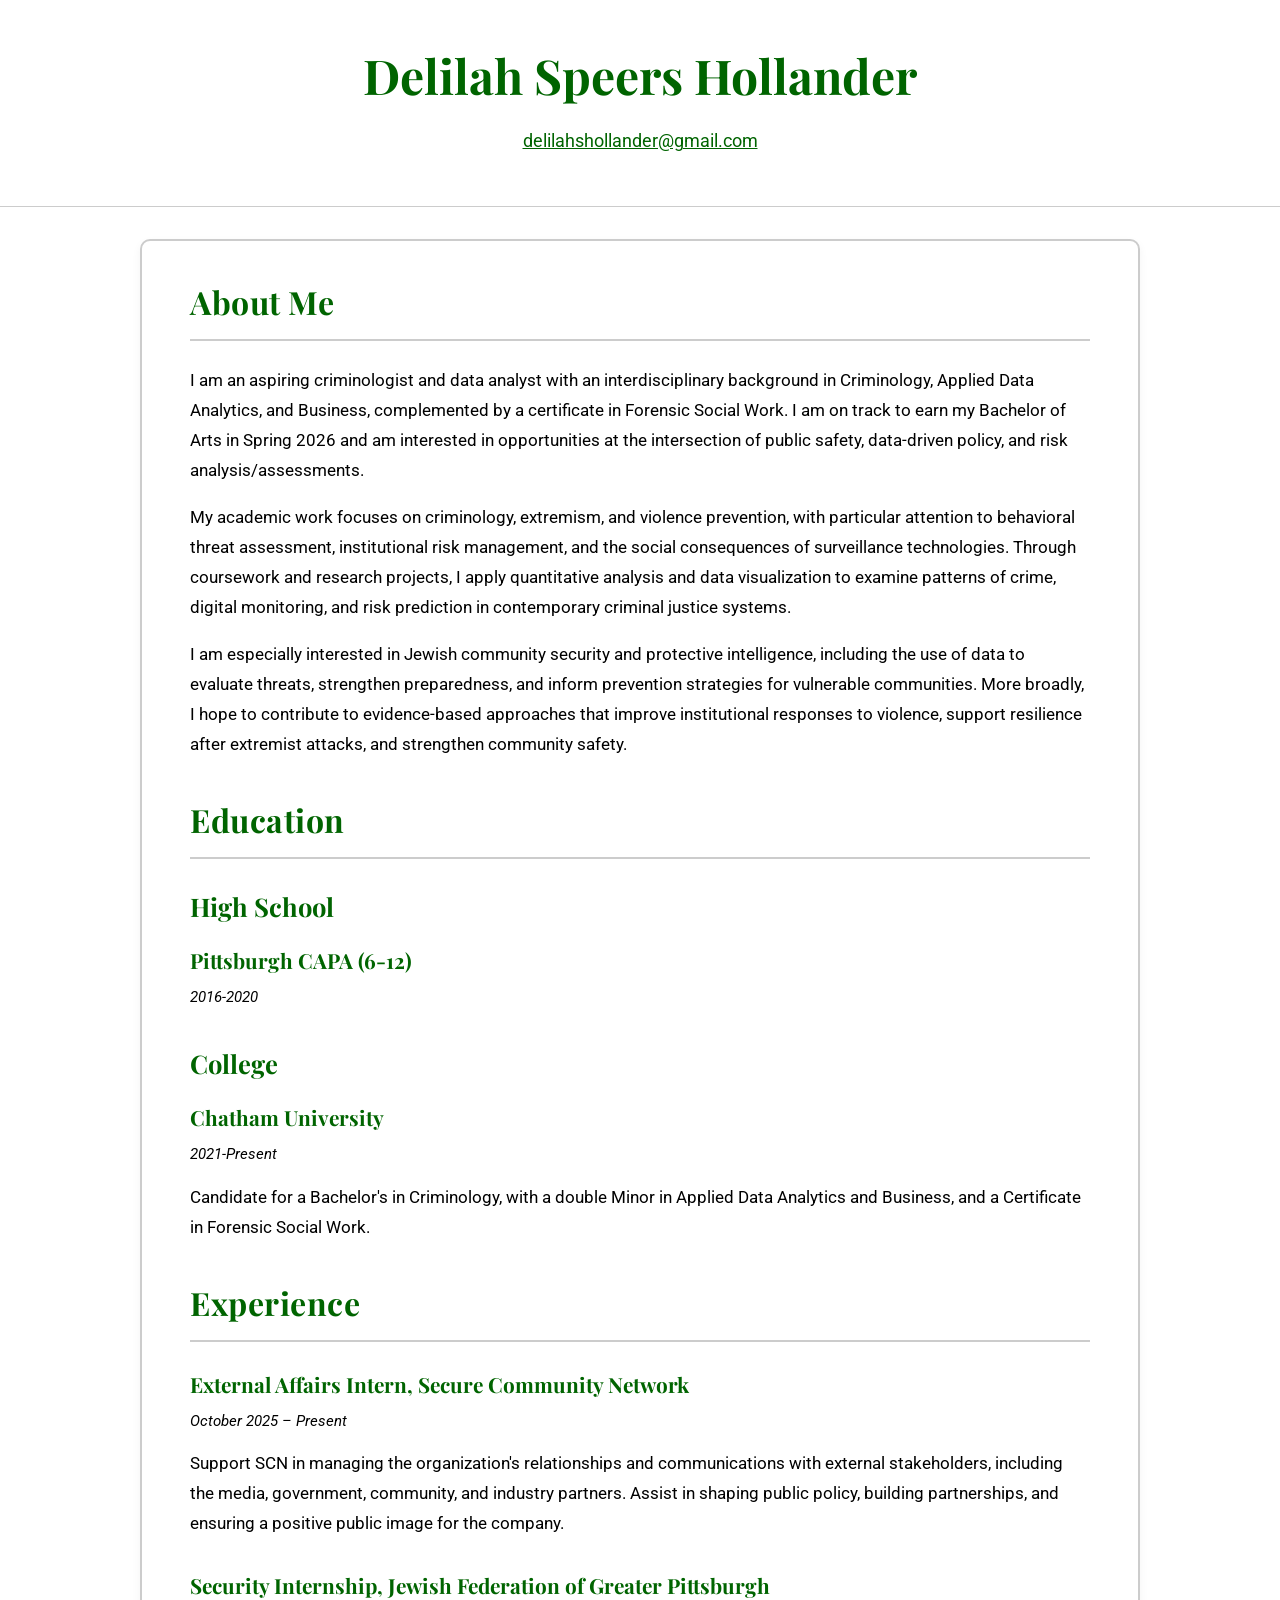
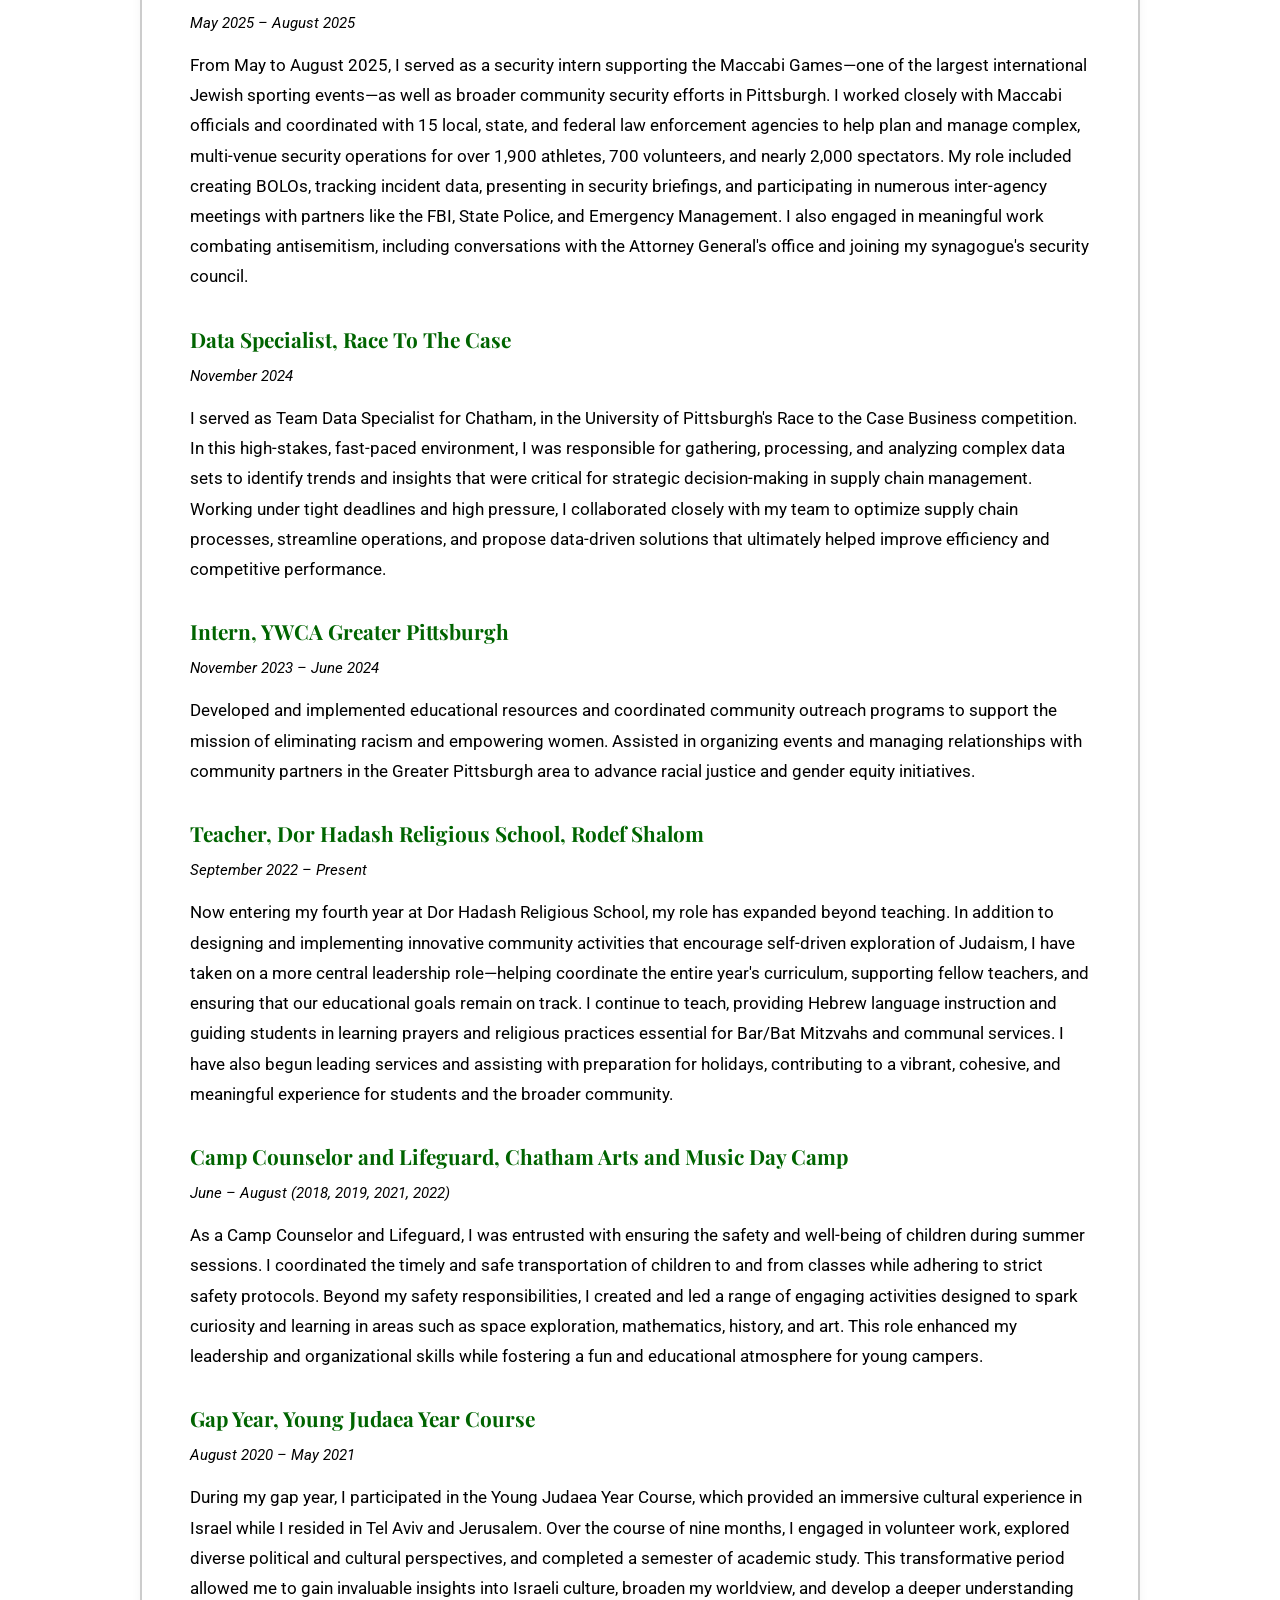
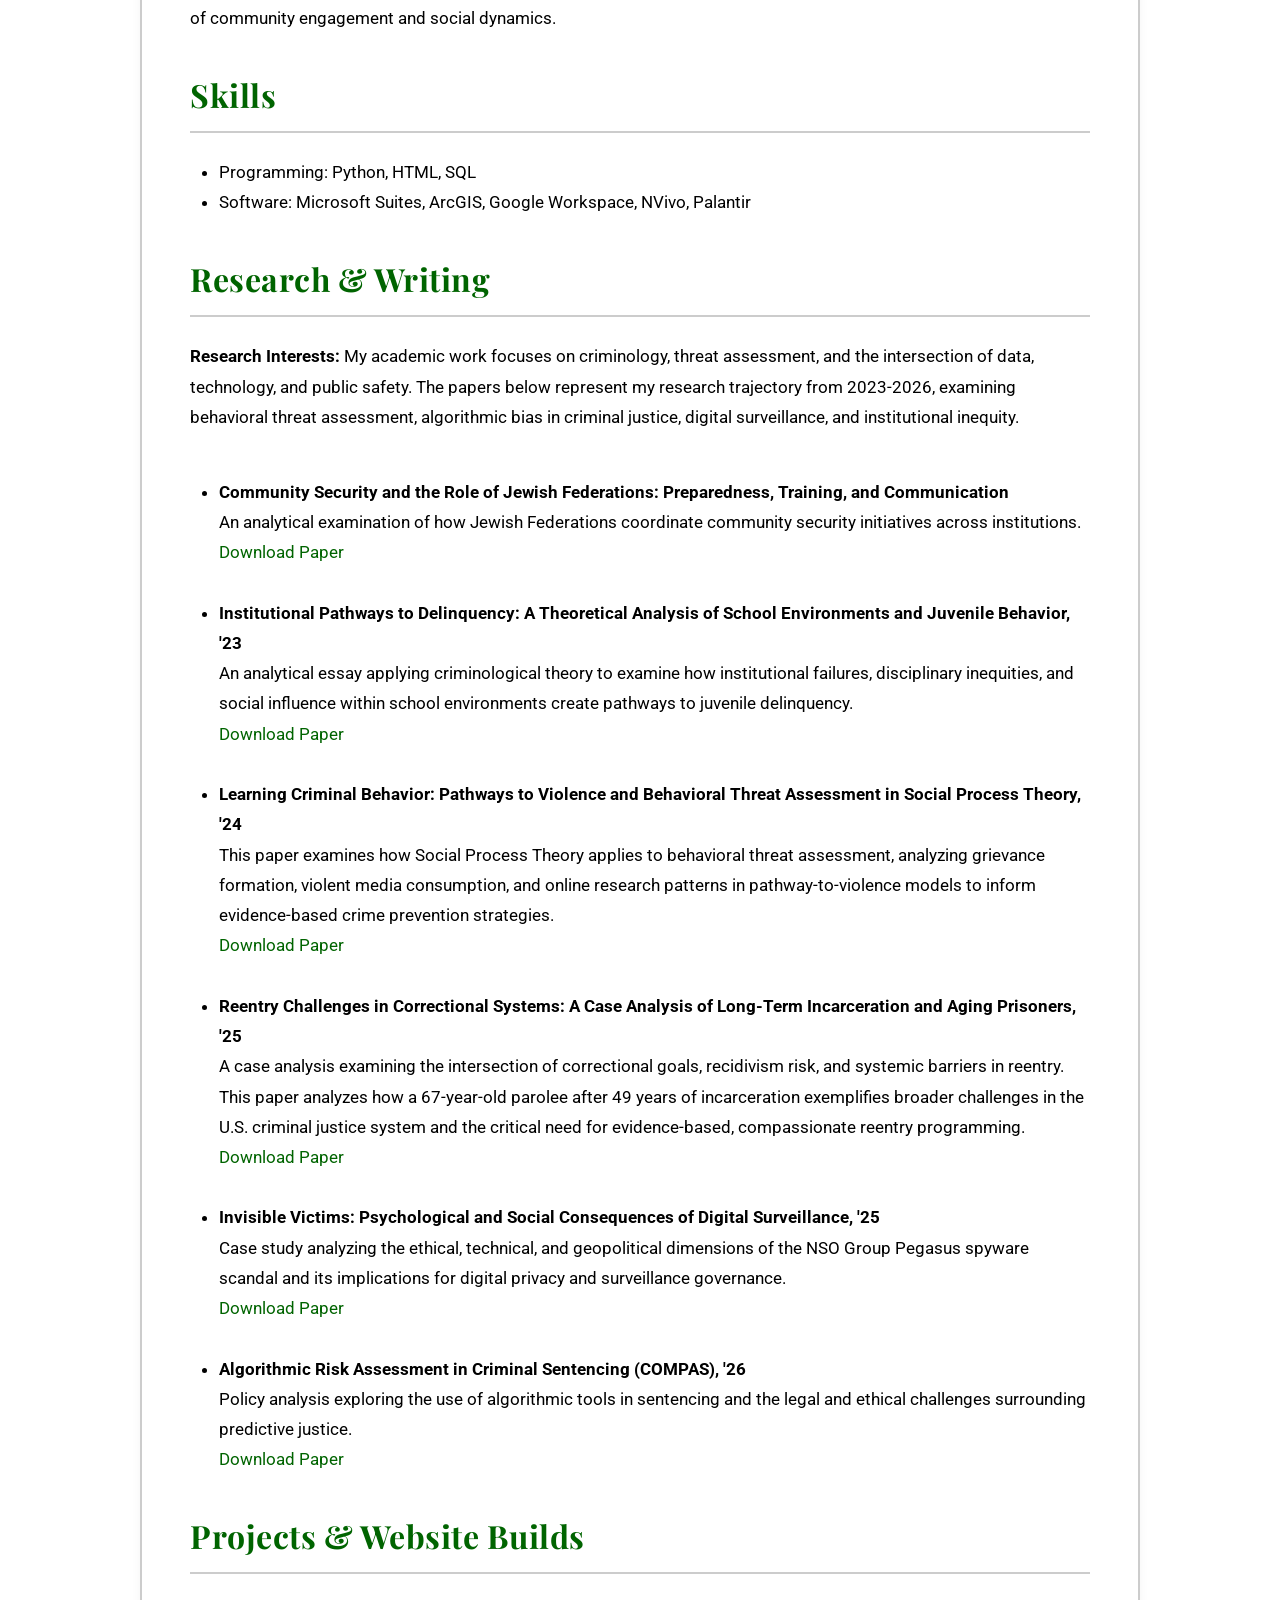
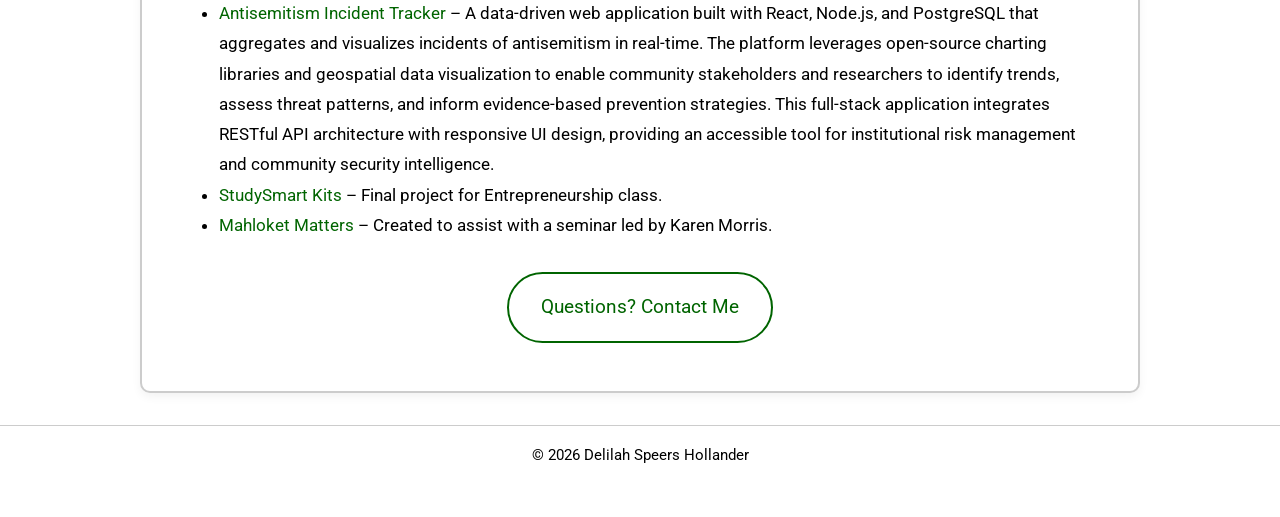
<file: index.htm>
<!DOCTYPE html>
<html lang="en">
<head>
  <meta charset="UTF-8" />
  <meta name="viewport" content="width=device-width, initial-scale=1" />
  <title>Delilah Speers Hollander - Resume</title>
  <!-- Google Fonts for a sophisticated look -->
  <link href="https://fonts.googleapis.com/css2?family=Playfair+Display:wght@400;700&family=Roboto:wght@300;400;500&display=swap" rel="stylesheet">
  <style>
    :root {
      --border: #CCCCCC;       /* Grey outline */
      --heading: #006400;      /* Dark green for headings and bold text */
      --bg: #ffffff;           /* White background */
      --container-bg: #ffffff;  /* White container background */
      --text: #000000;         /* Black text */
      --hover: #004d00;        /* Darker green for hover effects */
    }
    
    /* Basic Reset */
    * {
      margin: 0;
      padding: 0;
      box-sizing: border-box;
    }
    
    body {
      font-family: 'Roboto', sans-serif;
      background: var(--bg);
      color: var(--text);
      line-height: 1.8;
      padding-bottom: 2rem;
    }
    
    header {
      background: var(--bg);
      text-align: center;
      padding: 2rem 1rem;
      border-bottom: 1px solid var(--border);
    }
    
    header h1 {
      font-family: 'Playfair Display', serif;
      font-size: 3rem;
      color: var(--heading);
      margin-bottom: 0.5rem;
    }
    
    header p {
      font-size: 1.1rem;
      color: var(--text);
    }
    
    header a {
      color: var(--heading);
      text-decoration: underline;
    }
    
    .container {
      max-width: 1000px;
      margin: 2rem auto;
      background: var(--container-bg);
      padding: 2rem 3rem;
      border-radius: 10px;
      box-shadow: 0 4px 10px rgba(0,0,0,0.05);
      border: 2px solid var(--border);
    }
    
    section {
      margin-bottom: 2rem;
    }
    
    section h2 {
      font-family: 'Playfair Display', serif;
      font-size: 2rem;
      color: var(--heading);
      border-bottom: 2px solid var(--border);
      padding-bottom: 0.5rem;
      margin-bottom: 1.5rem;
      letter-spacing: 0.5px;
    }
    
    section h3 {
      font-family: 'Playfair Display', serif;
      margin-top: 1.5rem;
      font-size: 1.6rem;
      color: var(--heading);
      margin-bottom: 0.8rem;
    }
    
    .edu-item, .job, .course-item, .skill-item, .project-item {
      margin-bottom: 1.8rem;
    }
    
    .edu-title, .job-title {
      font-family: 'Playfair Display', serif;
      font-weight: 700;
      font-size: 1.3rem;
      color: var(--heading);
      margin-bottom: 0.3rem;
    }
    
    .edu-date, .job-date {
      font-style: italic;
      font-size: 0.95rem;
      color: var(--text);
      margin-bottom: 0.8rem;
    }
    
    p {
      margin-bottom: 1rem;
      font-size: 1.05rem;
    }
    
    ul {
      list-style: disc;
      margin-left: 1.8rem;
      font-size: 1.05rem;
      margin-bottom: 1rem;
    }
    
    a {
      color: var(--heading);
      text-decoration: none;
      transition: color 0.3s;
    }
    
    a:hover {
      color: var(--hover);
    }
    
    /* Contact Button Styles */
    .contact-button-container {
      text-align: center;
      margin-top: 2rem;
    }
    
    .contact-button {
      background-color: var(--bg);
      border: 2px solid var(--heading);
      color: var(--heading);
      padding: 1rem 2rem;
      text-decoration: none;
      border-radius: 50px;
      font-size: 1.2rem;
      transition: background-color 0.3s, color 0.3s, transform 0.3s;
      display: inline-block;
      margin-bottom: 1rem;
    }
    
    .contact-button:hover {
      background-color: var(--heading);
      color: var(--bg);
      transform: translateY(-3px);
    }
    
    footer {
      text-align: center;
      padding: 1rem;
      background: var(--bg);
      color: var(--text);
      border-top: 1px solid var(--border);
      font-size: 0.95rem;
      margin-top: 2rem;
    }
    
    /* Responsive */
    @media (max-width: 768px) {
      header h1 {
        font-size: 2.5rem;
      }
      .container {
        margin: 1rem;
        padding: 1.5rem;
      }
    }
  </style>
</head>
<body>
  <header>
    <h1>Delilah Speers Hollander</h1>
    <p><a href="mailto:delilahshollander@gmail.com">delilahshollander@gmail.com</a></p>
  </header>
  
  <div class="container">
    <!-- About Me Section -->
    <section id="about">
      <h2>About Me</h2>
      <p>I am an aspiring criminologist and data analyst with an interdisciplinary background in Criminology, Applied Data Analytics, and Business, complemented by a certificate in Forensic Social Work. 
        I am on track to earn my Bachelor of Arts in Spring 2026 and am interested in opportunities at the intersection of public safety, data-driven policy, and risk analysis/assessments.</p>
      <p>My academic work focuses on criminology, extremism, and violence prevention, with particular attention to behavioral threat assessment, institutional risk management, and the social consequences of surveillance technologies. 
        Through coursework and research projects, I apply quantitative analysis and data visualization to examine patterns of crime, digital monitoring, and risk prediction in contemporary criminal justice systems.</p>
      <p>I am especially interested in Jewish community security and protective intelligence, including the use of data to evaluate threats, strengthen preparedness, and inform prevention strategies for vulnerable communities. 
        More broadly, I hope to contribute to evidence-based approaches that improve institutional responses to violence, support resilience after extremist attacks, and strengthen community safety.</p>
    </section>
    
    <!-- Education Section -->
    <section id="education">
      <h2>Education</h2>
      <h3>High School</h3>
      <div class="edu-item">
        <div class="edu-title">Pittsburgh CAPA (6-12)</div>
        <div class="edu-date">2016-2020</div>
      </div>
      <h3>College</h3>
      <div class="edu-item">
        <div class="edu-title">Chatham University</div>
        <div class="edu-date">2021-Present</div>
        <p>Candidate for a Bachelor's in Criminology, with a double Minor in Applied Data Analytics and Business, and a Certificate in Forensic Social Work.</p>
      </div>
    </section>
    
    <!-- Experience Section -->
    <section id="experience">
      <h2>Experience</h2>
       <div class="job">
        <div class="job-title">External Affairs Intern, Secure Community Network</div>
        <div class="job-date">October 2025 – Present</div>
        <p>Support SCN in managing the organization's relationships and communications with external stakeholders, including the media, government, community, and industry partners. Assist in shaping public policy, building partnerships, and ensuring a positive public image for the company.</p>
       </div>
      
        <div class="job">
        <div class="job-title">Security Internship, Jewish Federation of Greater Pittsburgh</div>
        <div class="job-date">May 2025 – August 2025</div>
        <p>From May to August 2025, I served as a security intern supporting the Maccabi Games—one of the largest international Jewish sporting events—as well as broader community security efforts in Pittsburgh. I worked closely with Maccabi officials and coordinated with 15 local, state, and federal law enforcement agencies to help plan and manage complex, multi-venue security operations for over 1,900 athletes, 700 volunteers, and nearly 2,000 spectators.
           My role included creating BOLOs, tracking incident data, presenting in security briefings, and participating in numerous inter-agency meetings with partners like the FBI, State Police, and Emergency Management. I also engaged in meaningful work combating antisemitism, including conversations with the Attorney General's office and joining my synagogue's security council.</p>
      </div>
      
      <div class="job">
        <div class="job-title">Data Specialist, Race To The Case</div>
        <div class="job-date">November 2024</div>
        <p>I served as Team Data Specialist for Chatham, in the University of Pittsburgh's Race to the Case Business competition. In this high-stakes, fast-paced environment, I was responsible for gathering, processing, and analyzing complex data sets to identify trends and insights that were critical for strategic decision-making in supply chain management. Working under tight deadlines and high pressure, I collaborated closely with my team to optimize supply chain processes, streamline operations, and propose data-driven solutions that ultimately helped improve efficiency and competitive performance.</p>
      </div>
      
      <div class="job">
        <div class="job-title">Intern, YWCA Greater Pittsburgh</div>
        <div class="job-date">November 2023 – June 2024</div>
        <p>Developed and implemented educational resources and coordinated community outreach programs to support the mission of eliminating racism and empowering women. Assisted in organizing events and managing relationships with community partners in the Greater Pittsburgh area to advance racial justice and gender equity initiatives.</p>
      </div>
      
      <div class="job">
        <div class="job-title">Teacher, Dor Hadash Religious School, Rodef Shalom</div>
        <div class="job-date">September 2022 – Present</div>
        <p>Now entering my fourth year at Dor Hadash Religious School, my role has expanded beyond teaching. In addition to designing and implementing innovative community activities that encourage self-driven exploration of Judaism, I have taken on a more central leadership role—helping coordinate the entire year's curriculum, supporting fellow teachers, and ensuring that our educational goals remain on track. I continue to teach, providing Hebrew language instruction and guiding students in learning prayers and religious practices essential for Bar/Bat Mitzvahs and communal services. I have also begun leading services and assisting with preparation for holidays, contributing to a vibrant, cohesive, and meaningful experience for students and the broader community.</p>
      </div>
      
      <div class="job">
        <div class="job-title">Camp Counselor and Lifeguard, Chatham Arts and Music Day Camp</div>
        <div class="job-date">June – August (2018, 2019, 2021, 2022)</div>
        <p>As a Camp Counselor and Lifeguard, I was entrusted with ensuring the safety and well-being of children during summer sessions. I coordinated the timely and safe transportation of children to and from classes while adhering to strict safety protocols. Beyond my safety responsibilities, I created and led a range of engaging activities designed to spark curiosity and learning in areas such as space exploration, mathematics, history, and art. This role enhanced my leadership and organizational skills while fostering a fun and educational atmosphere for young campers.</p>
      </div>
      
      <div class="job">
        <div class="job-title">Gap Year, Young Judaea Year Course</div>
        <div class="job-date">August 2020 – May 2021</div>
        <p>During my gap year, I participated in the Young Judaea Year Course, which provided an immersive cultural experience in Israel while I resided in Tel Aviv and Jerusalem. Over the course of nine months, I engaged in volunteer work, explored diverse political and cultural perspectives, and completed a semester of academic study. This transformative period allowed me to gain invaluable insights into Israeli culture, broaden my worldview, and develop a deeper understanding of community engagement and social dynamics.</p>
      </div>
    </section>
    
    <!-- Skills Section -->
    <section id="skills">
      <h2>Skills</h2>
      <ul>
        <li>Programming: Python, HTML, SQL</li>
        <li>Software: Microsoft Suites, ArcGIS, Google Workspace, NVivo, Palantir</li>
      </ul>
    </section>
<section id="research">
  <h2>Research & Writing</h2>
  <p><strong>Research Interests:</strong> My academic work focuses on criminology, threat assessment, and the intersection of data, technology, and public safety. The papers below represent my research trajectory from 2023-2026, examining behavioral threat assessment, algorithmic bias in criminal justice, digital surveillance, and institutional inequity.</p>
  <br>
  
  <ul>
     <li>
       <strong>Community Security and the Role of Jewish Federations: Preparedness, Training, and Communication </strong><br>
       An analytical examination of how Jewish Federations coordinate community security initiatives across institutions. 
             <br>
      <a href="DH.Community_Security_Role_of_Jewish_Federations.pdf" target="_blank">Download Paper</a>
     </li>
       
       <br>
      
    <li>
      <strong>Institutional Pathways to Delinquency: A Theoretical Analysis of School Environments and Juvenile Behavior, '23 </strong><br>
      An analytical essay applying criminological theory to examine how institutional failures, disciplinary inequities, and social influence within school environments create pathways to juvenile delinquency.
      <br>
      <a href="DH.Institutional_Pathways_To_Delinquency.pdf" target="_blank">Download Paper</a>
    </li>
    
    <br>
   <li>
      <strong>Learning Criminal Behavior: Pathways to Violence and Behavioral Threat Assessment in Social Process Theory, '24 </strong><br>
      This paper examines how Social Process Theory applies to behavioral threat assessment, analyzing grievance formation, violent media consumption, and online research patterns in pathway-to-violence models to inform evidence-based crime prevention strategies. 
      <br>
      <a href="Dh.Social_Process_Theory.pdf" target="_blank">Download Paper</a>
    </li>
    <br>
     <li>
      <strong>Reentry Challenges in Correctional Systems: A Case Analysis of Long-Term Incarceration and Aging Prisoners, '25 </strong><br>
      A case analysis examining the intersection of correctional goals, recidivism risk, and systemic barriers in reentry. This paper analyzes how a 67-year-old parolee after 49 years of incarceration exemplifies broader challenges in the U.S. criminal justice system and the critical need for evidence-based, compassionate reentry programming.
       <br>
      <a href="DH.Reentry_Challenges.pdf" target="_blank">Download Paper</a>
    </li>
    <br>
    
    <li>
      <strong>Invisible Victims: Psychological and Social Consequences of Digital Surveillance, '25 </strong><br>
      Case study analyzing the ethical, technical, and geopolitical dimensions of the NSO Group Pegasus spyware scandal and its implications for digital privacy and surveillance governance.
      <br>
      <a href="DH.Pegasus_Spyware_Scandal.pdf" target="_blank">Download Paper</a>
    </li>
    <br>
    <li>
      <strong>Algorithmic Risk Assessment in Criminal Sentencing (COMPAS), '26 </strong><br>
      Policy analysis exploring the use of algorithmic tools in sentencing and the legal and ethical challenges surrounding predictive justice.
      <br>
      <a href="DH.Predicting_Risk.pdf" target="_blank">Download Paper</a> 
    </li>
  </ul>
  
</section>
    
    <!-- Projects / Website Builds Section -->
    <section id="projects">
      <h2>Projects & Website Builds</h2>
      <ul>
        <li><a href="https://antisemitic-incidents-tracker.onrender.com" target="_blank">Antisemitism Incident Tracker</a> – A data-driven web application built with React, Node.js, and PostgreSQL that aggregates and visualizes incidents of antisemitism in real-time. The platform leverages open-source charting libraries and geospatial data visualization to enable community stakeholders and researchers to identify trends, assess threat patterns, and inform evidence-based prevention strategies. This full-stack application integrates RESTful API architecture with responsive UI design, providing an accessible tool for institutional risk management and community security intelligence.</li>
        <li><a href="https://dhollander24.github.io/studysmart-kits/" target="_blank">StudySmart Kits</a> – Final project for Entrepreneurship class.</li>
        <li><a href="https://dhollander24.github.io/mahloketmatters.dorhadash/" target="_blank">Mahloket Matters</a> – Created to assist with a seminar led by Karen Morris.</li>
      </ul>
    </section>
    
    <!-- Contact Button -->
    <div class="contact-button-container">
      <a href="mailto:delilahshollander@gmail.com" class="contact-button">Questions? Contact Me</a>
    </div>
    
  </div>
  
  <footer>
    &copy; 2026 Delilah Speers Hollander
  </footer>
</body>
</html>
</file>
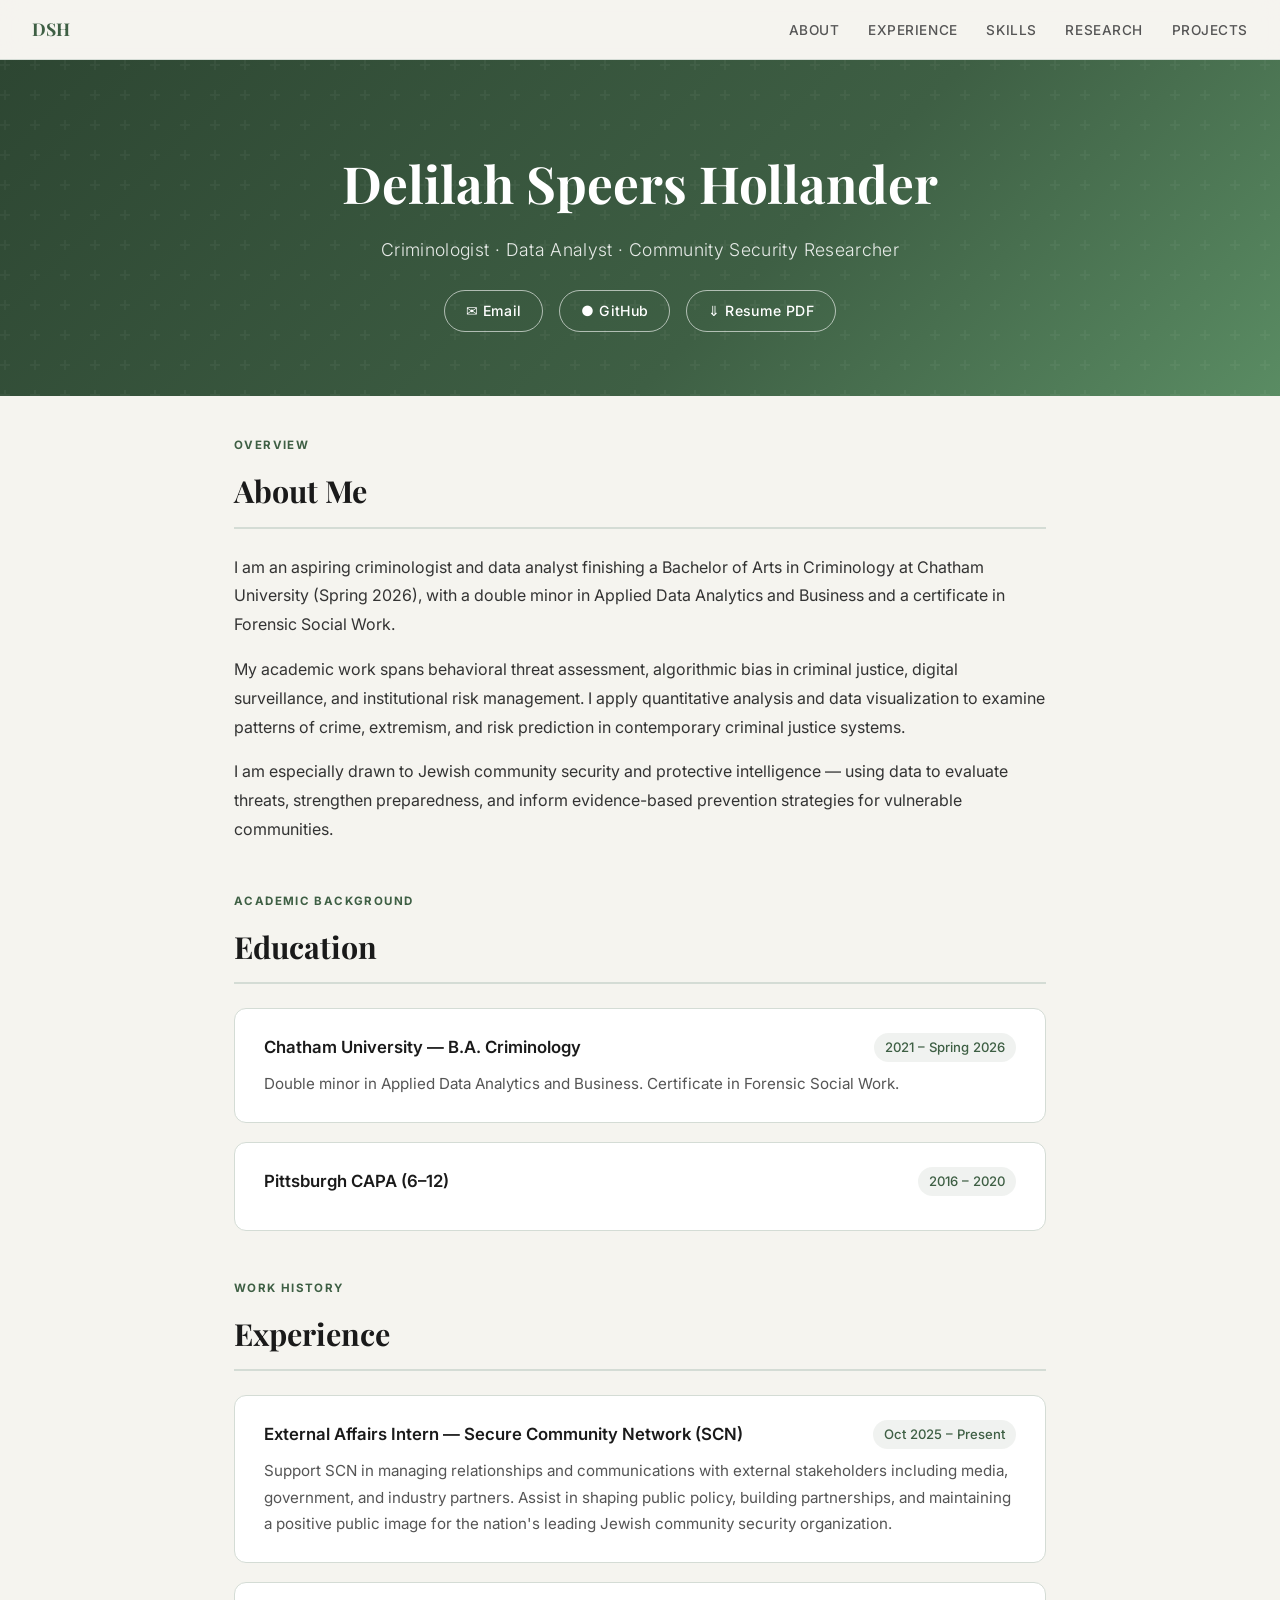
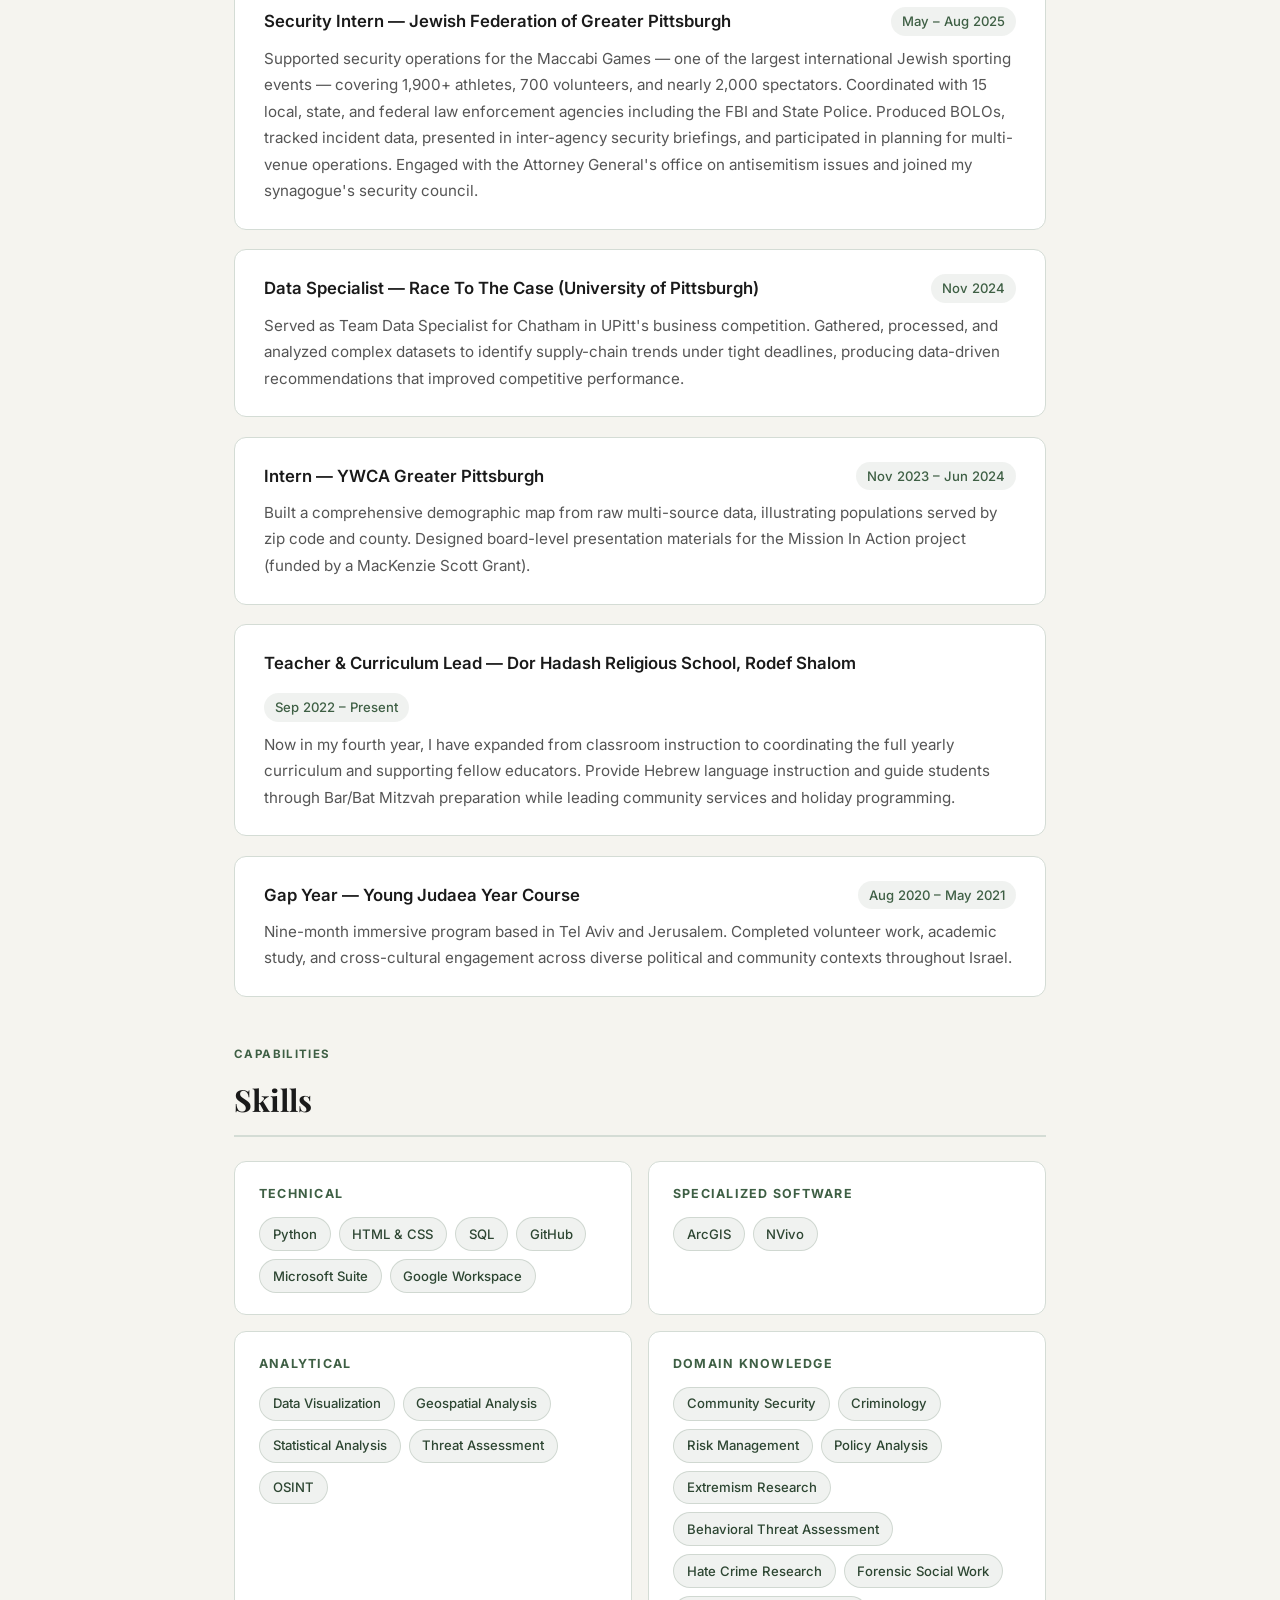
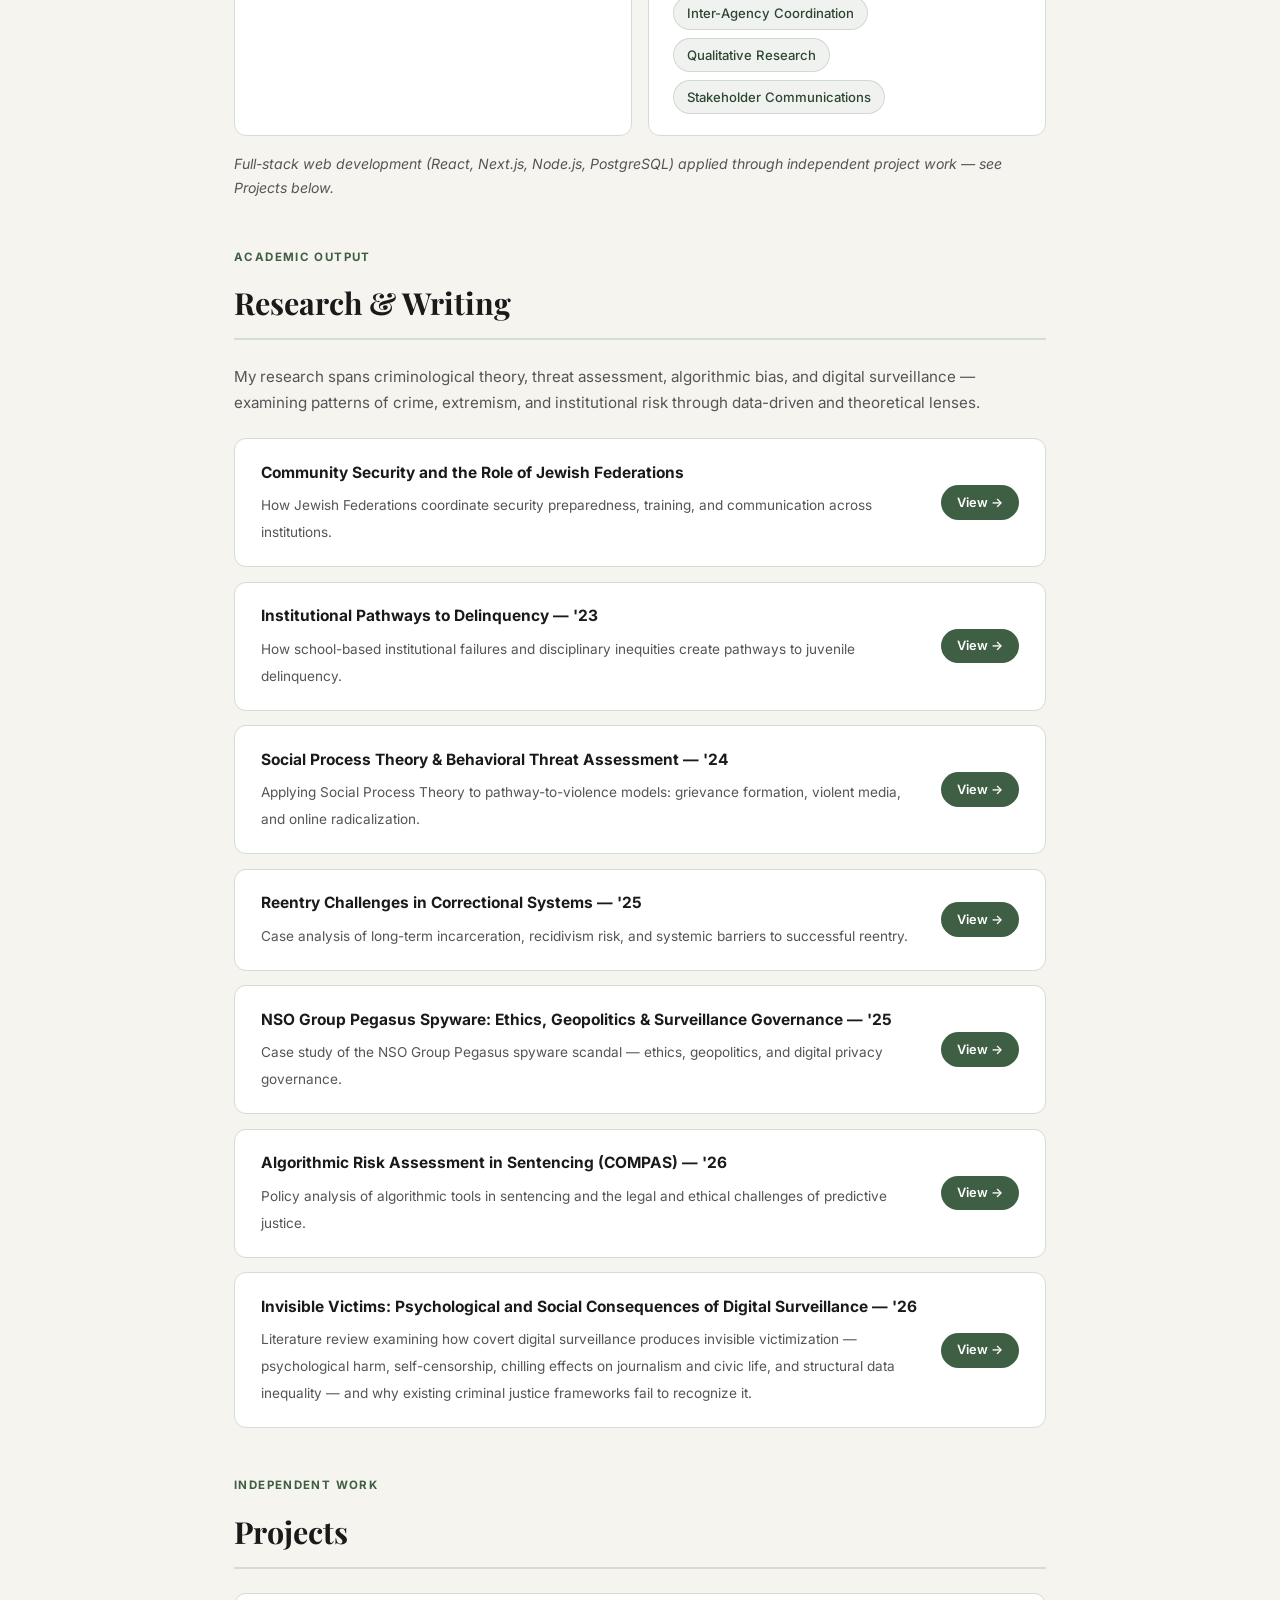
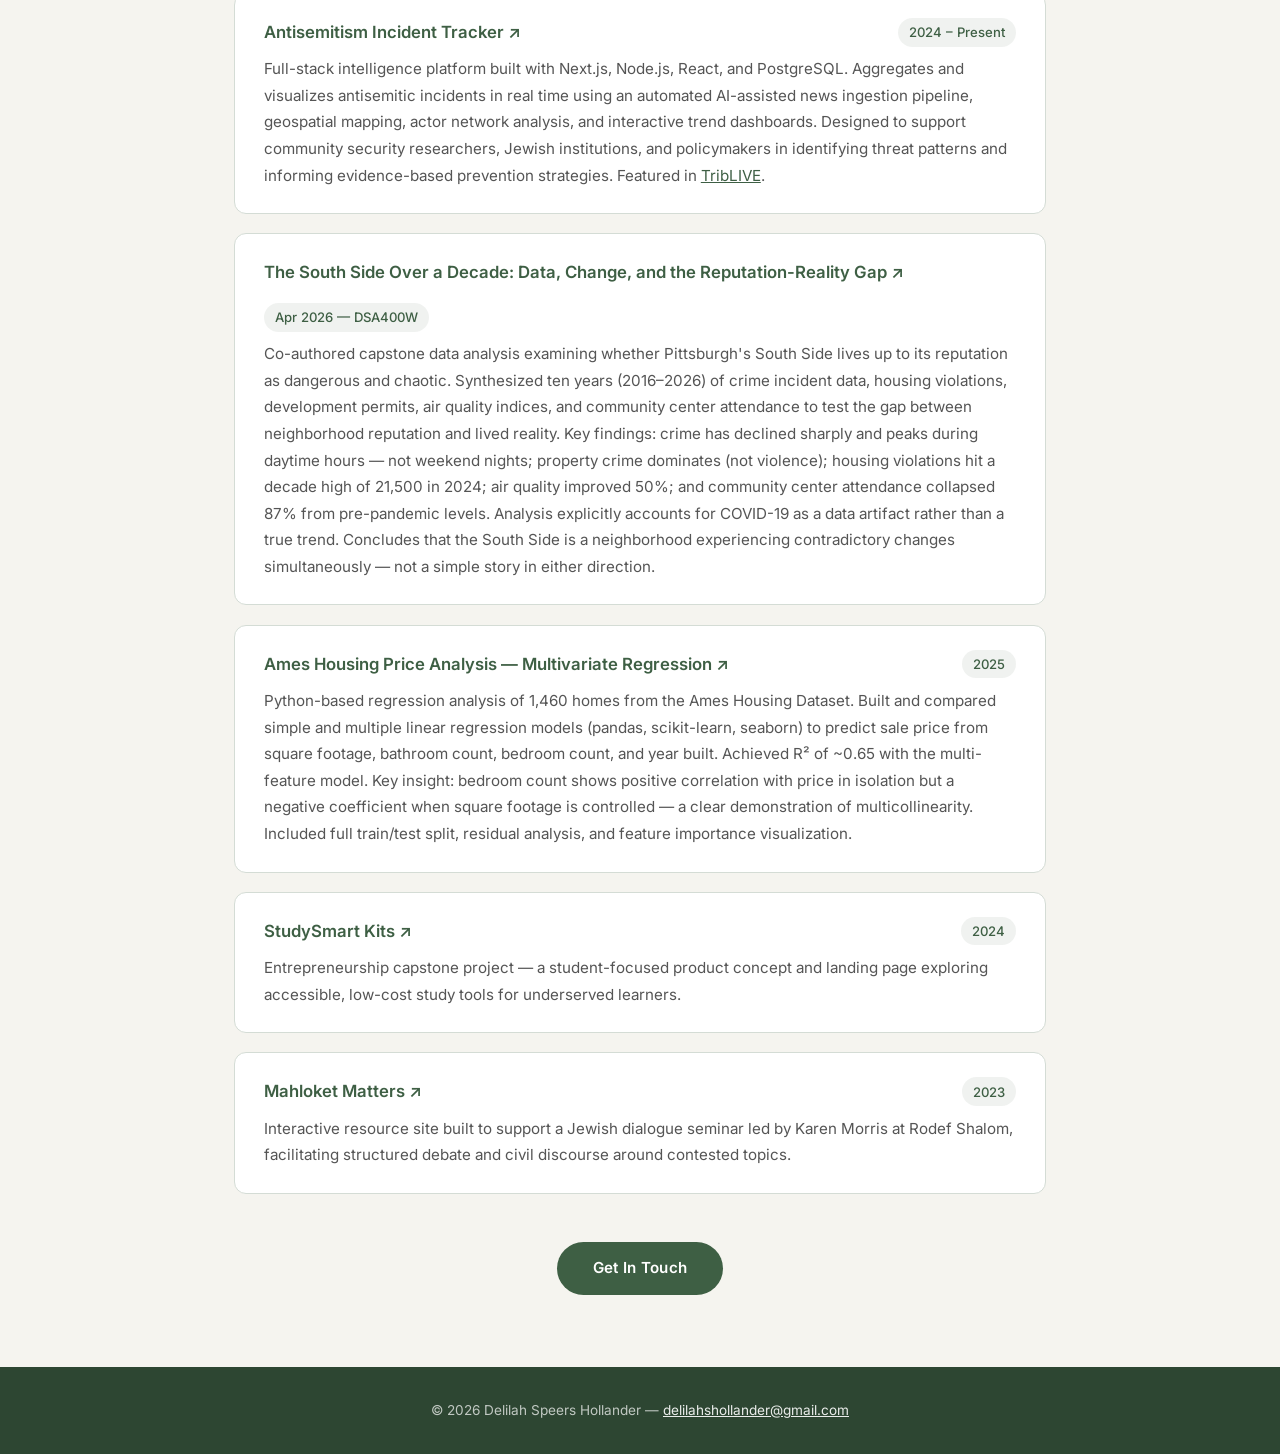
<file: index.html>
<!DOCTYPE html>
<html lang="en">
<head>
<meta charset="UTF-8"/>
<meta name="viewport" content="width=device-width,initial-scale=1"/>
<title>Delilah Speers Hollander — Criminologist & Data Analyst</title>
<meta name="description" content="Portfolio and resume of Delilah Speers Hollander — criminologist, data analyst, and community security researcher."/>
<link href="https://fonts.googleapis.com/css2?family=Inter:wght@300;400;500;600;700&family=Playfair+Display:wght@400;700&display=swap" rel="stylesheet"/>
<style>
:root{--green:#3E5F44;--green-dark:#2D4632;--green-light:#5a8c63;--cream:#f5f4ef;--white:#ffffff;--text:#1a1a1a;--muted:#555;--border:#d4dcd5;--card:#ffffff;}
*{margin:0;padding:0;box-sizing:border-box;}
html{scroll-behavior:smooth;}
body{font-family:'Inter',sans-serif;background:var(--cream);color:var(--text);line-height:1.7;}
/* NAV */
nav{position:sticky;top:0;z-index:100;background:rgba(245,244,239,0.92);backdrop-filter:blur(12px);border-bottom:1px solid var(--border);padding:0.9rem 2rem;display:flex;justify-content:space-between;align-items:center;}
nav .brand{font-family:'Playfair Display',serif;font-size:1.1rem;color:var(--green);font-weight:700;}
nav ul{list-style:none;display:flex;gap:1.8rem;}
nav ul a{font-size:0.85rem;font-weight:500;color:var(--muted);text-decoration:none;letter-spacing:0.04em;text-transform:uppercase;transition:color 0.2s;}
nav ul a:hover{color:var(--green);}
/* HERO */
.hero{background:linear-gradient(135deg,var(--green-dark) 0%,var(--green) 60%,var(--green-light) 100%);color:var(--white);padding:5rem 2rem 4rem;text-align:center;position:relative;overflow:hidden;}
.hero::before{content:'';position:absolute;inset:0;background:url("data:image/svg+xml,%3Csvg width='60' height='60' viewBox='0 0 60 60' xmlns='http://www.w3.org/2000/svg'%3E%3Cg fill='none' fill-rule='evenodd'%3E%3Cg fill='%23ffffff' fill-opacity='0.04'%3E%3Cpath d='M36 34v-4h-2v4h-4v2h4v4h2v-4h4v-2h-4zm0-30V0h-2v4h-4v2h4v4h2V6h4V4h-4zM6 34v-4H4v4H0v2h4v4h2v-4h4v-2H6zM6 4V0H4v4H0v2h4v4h2V6h4V4H6z'/%3E%3C/g%3E%3C/g%3E%3C/svg%3E");}
.hero h1{font-family:'Playfair Display',serif;font-size:3.2rem;font-weight:700;margin-bottom:0.5rem;position:relative;}
.hero .subtitle{font-size:1.1rem;opacity:0.88;margin-bottom:1.6rem;font-weight:300;letter-spacing:0.02em;}
.hero-links{display:flex;justify-content:center;gap:1rem;flex-wrap:wrap;}
.hero-links a{color:var(--white);border:1.5px solid rgba(255,255,255,0.6);padding:0.5rem 1.3rem;border-radius:50px;font-size:0.88rem;font-weight:500;text-decoration:none;transition:all 0.25s;letter-spacing:0.03em;}
.hero-links a:hover{background:var(--white);color:var(--green-dark);}
/* LAYOUT */
.container{max-width:860px;margin:0 auto;padding:2.5rem 1.5rem;}
/* SECTION */
section{margin-bottom:3rem;}
.section-label{font-size:0.72rem;font-weight:700;letter-spacing:0.12em;text-transform:uppercase;color:var(--green);margin-bottom:0.6rem;}
h2{font-family:'Playfair Display',serif;font-size:1.9rem;color:var(--text);margin-bottom:1.5rem;padding-bottom:0.6rem;border-bottom:2px solid var(--border);}
/* CARDS */
.card{background:var(--card);border:1px solid var(--border);border-radius:12px;padding:1.5rem 1.8rem;margin-bottom:1.2rem;transition:box-shadow 0.25s,transform 0.25s;}
.card:hover{box-shadow:0 6px 24px rgba(62,95,68,0.1);transform:translateY(-2px);}
.card-header{display:flex;justify-content:space-between;align-items:flex-start;gap:1rem;margin-bottom:0.6rem;flex-wrap:wrap;}
.card-title{font-weight:600;font-size:1.05rem;color:var(--text);}
.card-date{font-size:0.82rem;color:var(--green);font-weight:500;white-space:nowrap;background:rgba(62,95,68,0.08);padding:0.2rem 0.7rem;border-radius:50px;}
.card p{font-size:0.95rem;color:var(--muted);line-height:1.75;}
/* SKILLS */
.skills-grid{display:grid;grid-template-columns:1fr 1fr;gap:1rem;}
.skill-group{background:var(--card);border:1px solid var(--border);border-radius:12px;padding:1.3rem 1.5rem;}
.skill-group h3{font-size:0.78rem;font-weight:700;letter-spacing:0.1em;text-transform:uppercase;color:var(--green);margin-bottom:0.8rem;}
.tag-list{display:flex;flex-wrap:wrap;gap:0.5rem;}
.tag{background:rgba(62,95,68,0.08);color:var(--green-dark);font-size:0.82rem;font-weight:500;padding:0.3rem 0.8rem;border-radius:50px;border:1px solid rgba(62,95,68,0.18);}
/* RESEARCH */
.paper-item{background:var(--card);border:1px solid var(--border);border-radius:12px;padding:1.3rem 1.6rem;margin-bottom:0.9rem;display:flex;justify-content:space-between;align-items:center;gap:1rem;transition:box-shadow 0.25s;}
.paper-item:hover{box-shadow:0 4px 18px rgba(62,95,68,0.09);}
.paper-info strong{font-size:0.97rem;color:var(--text);display:block;margin-bottom:0.3rem;}
.paper-info span{font-size:0.85rem;color:var(--muted);}
.paper-link{flex-shrink:0;background:var(--green);color:var(--white);padding:0.4rem 1rem;border-radius:50px;font-size:0.8rem;font-weight:600;text-decoration:none;transition:background 0.2s;}
.paper-link:hover{background:var(--green-dark);}
/* ABOUT */
.about-text p{font-size:1rem;color:#333;margin-bottom:1rem;line-height:1.8;}
/* FOOTER */
footer{text-align:center;padding:2rem;background:var(--green-dark);color:rgba(255,255,255,0.7);font-size:0.85rem;}
footer a{color:rgba(255,255,255,0.9);text-decoration:underline;}
/* RESPONSIVE */
@media(max-width:640px){
.hero h1{font-size:2.2rem;}
.skills-grid{grid-template-columns:1fr;}
nav ul{gap:1rem;}
.card-header{flex-direction:column;}
.paper-item{flex-direction:column;align-items:flex-start;}
}
/* FADE IN */
.fade-in{opacity:0;transform:translateY(18px);transition:opacity 0.5s ease,transform 0.5s ease;}
.fade-in.visible{opacity:1;transform:none;}
</style>
</head>
<body>
<nav>
  <span class="brand">DSH</span>
  <ul>
    <li><a href="#about">About</a></li>
    <li><a href="#experience">Experience</a></li>
    <li><a href="#skills">Skills</a></li>
    <li><a href="#research">Research</a></li>
    <li><a href="#projects">Projects</a></li>
  </ul>
</nav>
<header class="hero">
  <h1>Delilah Speers Hollander</h1>
  <p class="subtitle">Criminologist &middot; Data Analyst &middot; Community Security Researcher</p>
  <div class="hero-links">
    <a href="mailto:delilahshollander@gmail.com">&#9993; Email</a>
    <a href="https://github.com/dhollander24" target="_blank">&#9679; GitHub</a>
    <a href="temp_resume.pdf" target="_blank">&#8659; Resume PDF</a>
  </div>
</header>
<div class="container">
  <!-- ABOUT -->
  <section id="about" class="fade-in">
    <div class="section-label">Overview</div>
    <h2>About Me</h2>
    <div class="about-text">
      <p>I am an aspiring criminologist and data analyst finishing a Bachelor of Arts in Criminology at Chatham University (Spring 2026), with a double minor in Applied Data Analytics and Business and a certificate in Forensic Social Work.</p>
      <p>My academic work spans behavioral threat assessment, algorithmic bias in criminal justice, digital surveillance, and institutional risk management. I apply quantitative analysis and data visualization to examine patterns of crime, extremism, and risk prediction in contemporary criminal justice systems.</p>
      <p>I am especially drawn to Jewish community security and protective intelligence — using data to evaluate threats, strengthen preparedness, and inform evidence-based prevention strategies for vulnerable communities.</p>
    </div>
  </section>
  <!-- EDUCATION -->
  <section id="education" class="fade-in">
    <div class="section-label">Academic Background</div>
    <h2>Education</h2>
    <div class="card">
      <div class="card-header">
        <div class="card-title">Chatham University &mdash; B.A. Criminology</div>
        <span class="card-date">2021 &ndash; Spring 2026</span>
      </div>
      <p>Double minor in Applied Data Analytics and Business. Certificate in Forensic Social Work.</p>
    </div>
    <div class="card">
      <div class="card-header">
        <div class="card-title">Pittsburgh CAPA (6&ndash;12)</div>
        <span class="card-date">2016 &ndash; 2020</span>
      </div>
    </div>
  </section>
  <!-- EXPERIENCE -->
  <section id="experience" class="fade-in">
    <div class="section-label">Work History</div>
    <h2>Experience</h2>
    <div class="card">
      <div class="card-header">
        <div class="card-title">External Affairs Intern &mdash; Secure Community Network (SCN)</div>
        <span class="card-date">Oct 2025 &ndash; Present</span>
      </div>
      <p>Support SCN in managing relationships and communications with external stakeholders including media, government, and industry partners. Assist in shaping public policy, building partnerships, and maintaining a positive public image for the nation's leading Jewish community security organization.</p>
    </div>
    <div class="card">
      <div class="card-header">
        <div class="card-title">Security Intern &mdash; Jewish Federation of Greater Pittsburgh</div>
        <span class="card-date">May &ndash; Aug 2025</span>
      </div>
      <p>Supported security operations for the Maccabi Games — one of the largest international Jewish sporting events — covering 1,900+ athletes, 700 volunteers, and nearly 2,000 spectators. Coordinated with 15 local, state, and federal law enforcement agencies including the FBI and State Police. Produced BOLOs, tracked incident data, presented in inter-agency security briefings, and participated in planning for multi-venue operations. Engaged with the Attorney General's office on antisemitism issues and joined my synagogue's security council.</p>
    </div>
    <div class="card">
      <div class="card-header">
        <div class="card-title">Data Specialist &mdash; Race To The Case (University of Pittsburgh)</div>
        <span class="card-date">Nov 2024</span>
      </div>
      <p>Served as Team Data Specialist for Chatham in UPitt's business competition. Gathered, processed, and analyzed complex datasets to identify supply-chain trends under tight deadlines, producing data-driven recommendations that improved competitive performance.</p>
    </div>
    <div class="card">
      <div class="card-header">
        <div class="card-title">Intern &mdash; YWCA Greater Pittsburgh</div>
        <span class="card-date">Nov 2023 &ndash; Jun 2024</span>
      </div>
      <p>Built a comprehensive demographic map from raw multi-source data, illustrating populations served by zip code and county. Designed board-level presentation materials for the Mission In Action project (funded by a MacKenzie Scott Grant).</p>
    </div>
    <div class="card">
      <div class="card-header">
        <div class="card-title">Teacher &amp; Curriculum Lead &mdash; Dor Hadash Religious School, Rodef Shalom</div>
        <span class="card-date">Sep 2022 &ndash; Present</span>
      </div>
      <p>Now in my fourth year, I have expanded from classroom instruction to coordinating the full yearly curriculum and supporting fellow educators. Provide Hebrew language instruction and guide students through Bar/Bat Mitzvah preparation while leading community services and holiday programming.</p>
    </div>
    <div class="card">
      <div class="card-header">
        <div class="card-title">Gap Year &mdash; Young Judaea Year Course</div>
        <span class="card-date">Aug 2020 &ndash; May 2021</span>
      </div>
      <p>Nine-month immersive program based in Tel Aviv and Jerusalem. Completed volunteer work, academic study, and cross-cultural engagement across diverse political and community contexts throughout Israel.</p>
    </div>
  </section>
  <!-- SKILLS -->
  <section id="skills" class="fade-in">
    <div class="section-label">Capabilities</div>
    <h2>Skills</h2>
    <div class="skills-grid">
      <div class="skill-group">
        <h3>Technical</h3>
        <div class="tag-list">
          <span class="tag">Python</span>
          <span class="tag">HTML &amp; CSS</span>
          <span class="tag">SQL</span>
          <span class="tag">GitHub</span>
          <span class="tag">Microsoft Suite</span>
          <span class="tag">Google Workspace</span>
        </div>
      </div>
      <div class="skill-group">
        <h3>Specialized Software</h3>
        <div class="tag-list">
          <span class="tag">ArcGIS</span>
          <span class="tag">NVivo</span>
        </div>
      </div>
      <div class="skill-group">
        <h3>Analytical</h3>
        <div class="tag-list">
          <span class="tag">Data Visualization</span>
          <span class="tag">Geospatial Analysis</span>
          <span class="tag">Statistical Analysis</span>
          <span class="tag">Threat Assessment</span>
          <span class="tag">OSINT</span>
        </div>
      </div>
      <div class="skill-group">
        <h3>Domain Knowledge</h3>
        <div class="tag-list">
          <span class="tag">Community Security</span>
          <span class="tag">Criminology</span>
          <span class="tag">Risk Management</span>
          <span class="tag">Policy Analysis</span>
          <span class="tag">Extremism Research</span>
          <span class="tag">Behavioral Threat Assessment</span>
          <span class="tag">Hate Crime Research</span>
          <span class="tag">Forensic Social Work</span>
          <span class="tag">Inter-Agency Coordination</span>
          <span class="tag">Qualitative Research</span>
          <span class="tag">Stakeholder Communications</span>
        </div>
      </div>
    </div>
    <p style="margin-top:1rem;font-size:0.88rem;color:var(--muted);font-style:italic;">Full-stack web development (React, Next.js, Node.js, PostgreSQL) applied through independent project work — see Projects below.</p>
  </section>
  <!-- RESEARCH -->
  <section id="research" class="fade-in">
    <div class="section-label">Academic Output</div>
    <h2>Research &amp; Writing</h2>
    <p style="margin-bottom:1.4rem;font-size:0.95rem;color:var(--muted);">My research spans criminological theory, threat assessment, algorithmic bias, and digital surveillance — examining patterns of crime, extremism, and institutional risk through data-driven and theoretical lenses.</p>
    <div class="paper-item">
      <div class="paper-info">
        <strong>Community Security and the Role of Jewish Federations</strong>
        <span>How Jewish Federations coordinate security preparedness, training, and communication across institutions.</span>
      </div>
      <a class="paper-link" href="DH.Community_Security_Role_of_Jewish_Federations.pdf" target="_blank">View &rarr;</a>
    </div>
    <div class="paper-item">
      <div class="paper-info">
        <strong>Institutional Pathways to Delinquency &mdash; '23</strong>
        <span>How school-based institutional failures and disciplinary inequities create pathways to juvenile delinquency.</span>
      </div>
      <a class="paper-link" href="DH.Institutional_Pathways_To_Delinquency.pdf" target="_blank">View &rarr;</a>
    </div>
    <div class="paper-item">
      <div class="paper-info">
        <strong>Social Process Theory &amp; Behavioral Threat Assessment &mdash; '24</strong>
        <span>Applying Social Process Theory to pathway-to-violence models: grievance formation, violent media, and online radicalization.</span>
      </div>
      <a class="paper-link" href="Dh.Social_Process_Theory.pdf" target="_blank">View &rarr;</a>
    </div>
    <div class="paper-item">
      <div class="paper-info">
        <strong>Reentry Challenges in Correctional Systems &mdash; '25</strong>
        <span>Case analysis of long-term incarceration, recidivism risk, and systemic barriers to successful reentry.</span>
      </div>
      <a class="paper-link" href="DH.Reentry_Challenges.pdf" target="_blank">View &rarr;</a>
    </div>
    <div class="paper-item">
      <div class="paper-info">
        <strong>NSO Group Pegasus Spyware: Ethics, Geopolitics &amp; Surveillance Governance &mdash; '25</strong>
        <span>Case study of the NSO Group Pegasus spyware scandal — ethics, geopolitics, and digital privacy governance.</span>
      </div>
      <a class="paper-link" href="DH.Pegasus_Spyware_Scandal.pdf" target="_blank">View &rarr;</a>
    </div>
    <div class="paper-item">
      <div class="paper-info">
        <strong>Algorithmic Risk Assessment in Sentencing (COMPAS) &mdash; '26</strong>
        <span>Policy analysis of algorithmic tools in sentencing and the legal and ethical challenges of predictive justice.</span>
      </div>
      <a class="paper-link" href="DH.Predicting_Risk.pdf" target="_blank">View &rarr;</a>
    </div>
    <div class="paper-item">
      <div class="paper-info">
        <strong>Invisible Victims: Psychological and Social Consequences of Digital Surveillance &mdash; '26</strong>
        <span>Literature review examining how covert digital surveillance produces invisible victimization — psychological harm, self-censorship, chilling effects on journalism and civic life, and structural data inequality — and why existing criminal justice frameworks fail to recognize it.</span>
      </div>
      <a class="paper-link" href="DH.InvisibleVictimsOfDigitalSurveillance.pdf" target="_blank">View &rarr;</a>
    </div>
  </section>
  <!-- PROJECTS -->
  <section id="projects" class="fade-in">
    <div class="section-label">Independent Work</div>
    <h2>Projects</h2>
    <div class="card">
      <div class="card-header">
        <div class="card-title"><a href="https://trackantisemitism.org/" target="_blank" style="color:var(--green);text-decoration:none;">Antisemitism Incident Tracker &#8599;</a></div>
        <span class="card-date">2024 &ndash; Present</span>
      </div>
      <p>Full-stack intelligence platform built with Next.js, Node.js, React, and PostgreSQL. Aggregates and visualizes antisemitic incidents in real time using an automated AI-assisted news ingestion pipeline, geospatial mapping, actor network analysis, and interactive trend dashboards. Designed to support community security researchers, Jewish institutions, and policymakers in identifying threat patterns and informing evidence-based prevention strategies. Featured in <a href="https://triblive.com/news/education-classroom/chatham-student-develops-real-time-antisemitism-incident-tracker/" target="_blank" style="color:var(--green);text-decoration:underline;">TribLIVE</a>.</p>
    </div>
    <div class="card">
      <div class="card-header">
        <div class="card-title"><a href="DSA_KmonkHollander 3/KmonkHollander_FinalReportSouthSide.pdf" target="_blank" style="color:var(--green);text-decoration:none;">The South Side Over a Decade: Data, Change, and the Reputation-Reality Gap &#8599;</a></div>
        <span class="card-date">Apr 2026 &mdash; DSA400W</span>
      </div>
      <p>Co-authored capstone data analysis examining whether Pittsburgh's South Side lives up to its reputation as dangerous and chaotic. Synthesized ten years (2016–2026) of crime incident data, housing violations, development permits, air quality indices, and community center attendance to test the gap between neighborhood reputation and lived reality. Key findings: crime has declined sharply and peaks during daytime hours — not weekend nights; property crime dominates (not violence); housing violations hit a decade high of 21,500 in 2024; air quality improved 50%; and community center attendance collapsed 87% from pre-pandemic levels. Analysis explicitly accounts for COVID-19 as a data artifact rather than a true trend. Concludes that the South Side is a neighborhood experiencing contradictory changes simultaneously — not a simple story in either direction.</p>
    </div>
    <div class="card">
      <div class="card-header">
        <div class="card-title"><a href="dsa250-housing/index.html" target="_blank" style="color:var(--green);text-decoration:none;">Ames Housing Price Analysis — Multivariate Regression &#8599;</a></div>
        <span class="card-date">2025</span>
      </div>
      <p>Python-based regression analysis of 1,460 homes from the Ames Housing Dataset. Built and compared simple and multiple linear regression models (pandas, scikit-learn, seaborn) to predict sale price from square footage, bathroom count, bedroom count, and year built. Achieved R² of ~0.65 with the multi-feature model. Key insight: bedroom count shows positive correlation with price in isolation but a negative coefficient when square footage is controlled — a clear demonstration of multicollinearity. Included full train/test split, residual analysis, and feature importance visualization.</p>
    </div>
    <div class="card">
      <div class="card-header">
        <div class="card-title"><a href="https://dhollander24.github.io/studysmart-kits/" target="_blank" style="color:var(--green);text-decoration:none;">StudySmart Kits &#8599;</a></div>
        <span class="card-date">2024</span>
      </div>
      <p>Entrepreneurship capstone project — a student-focused product concept and landing page exploring accessible, low-cost study tools for underserved learners.</p>
    </div>
    <div class="card">
      <div class="card-header">
        <div class="card-title"><a href="https://dhollander24.github.io/mahloketmatters.dorhadash/" target="_blank" style="color:var(--green);text-decoration:none;">Mahloket Matters &#8599;</a></div>
        <span class="card-date">2023</span>
      </div>
      <p>Interactive resource site built to support a Jewish dialogue seminar led by Karen Morris at Rodef Shalom, facilitating structured debate and civil discourse around contested topics.</p>
    </div>
  </section>
  <div style="text-align:center;margin:2rem 0;">
    <a href="mailto:delilahshollander@gmail.com" style="display:inline-block;background:var(--green);color:#fff;padding:0.85rem 2.2rem;border-radius:50px;font-weight:600;font-size:0.95rem;text-decoration:none;letter-spacing:0.02em;transition:background 0.2s;" onmouseover="this.style.background='#2D4632'" onmouseout="this.style.background='#3E5F44'">Get In Touch</a>
  </div>
</div>
<footer>
  &copy; 2026 Delilah Speers Hollander &mdash; <a href="mailto:delilahshollander@gmail.com">delilahshollander@gmail.com</a>
</footer>
<script>
const els=document.querySelectorAll('.fade-in');
const obs=new IntersectionObserver(entries=>{entries.forEach(e=>{if(e.isIntersecting){e.target.classList.add('visible');obs.unobserve(e.target);}});},{threshold:0.08});
els.forEach(el=>obs.observe(el));
</script>
</body>
</html>
</file>
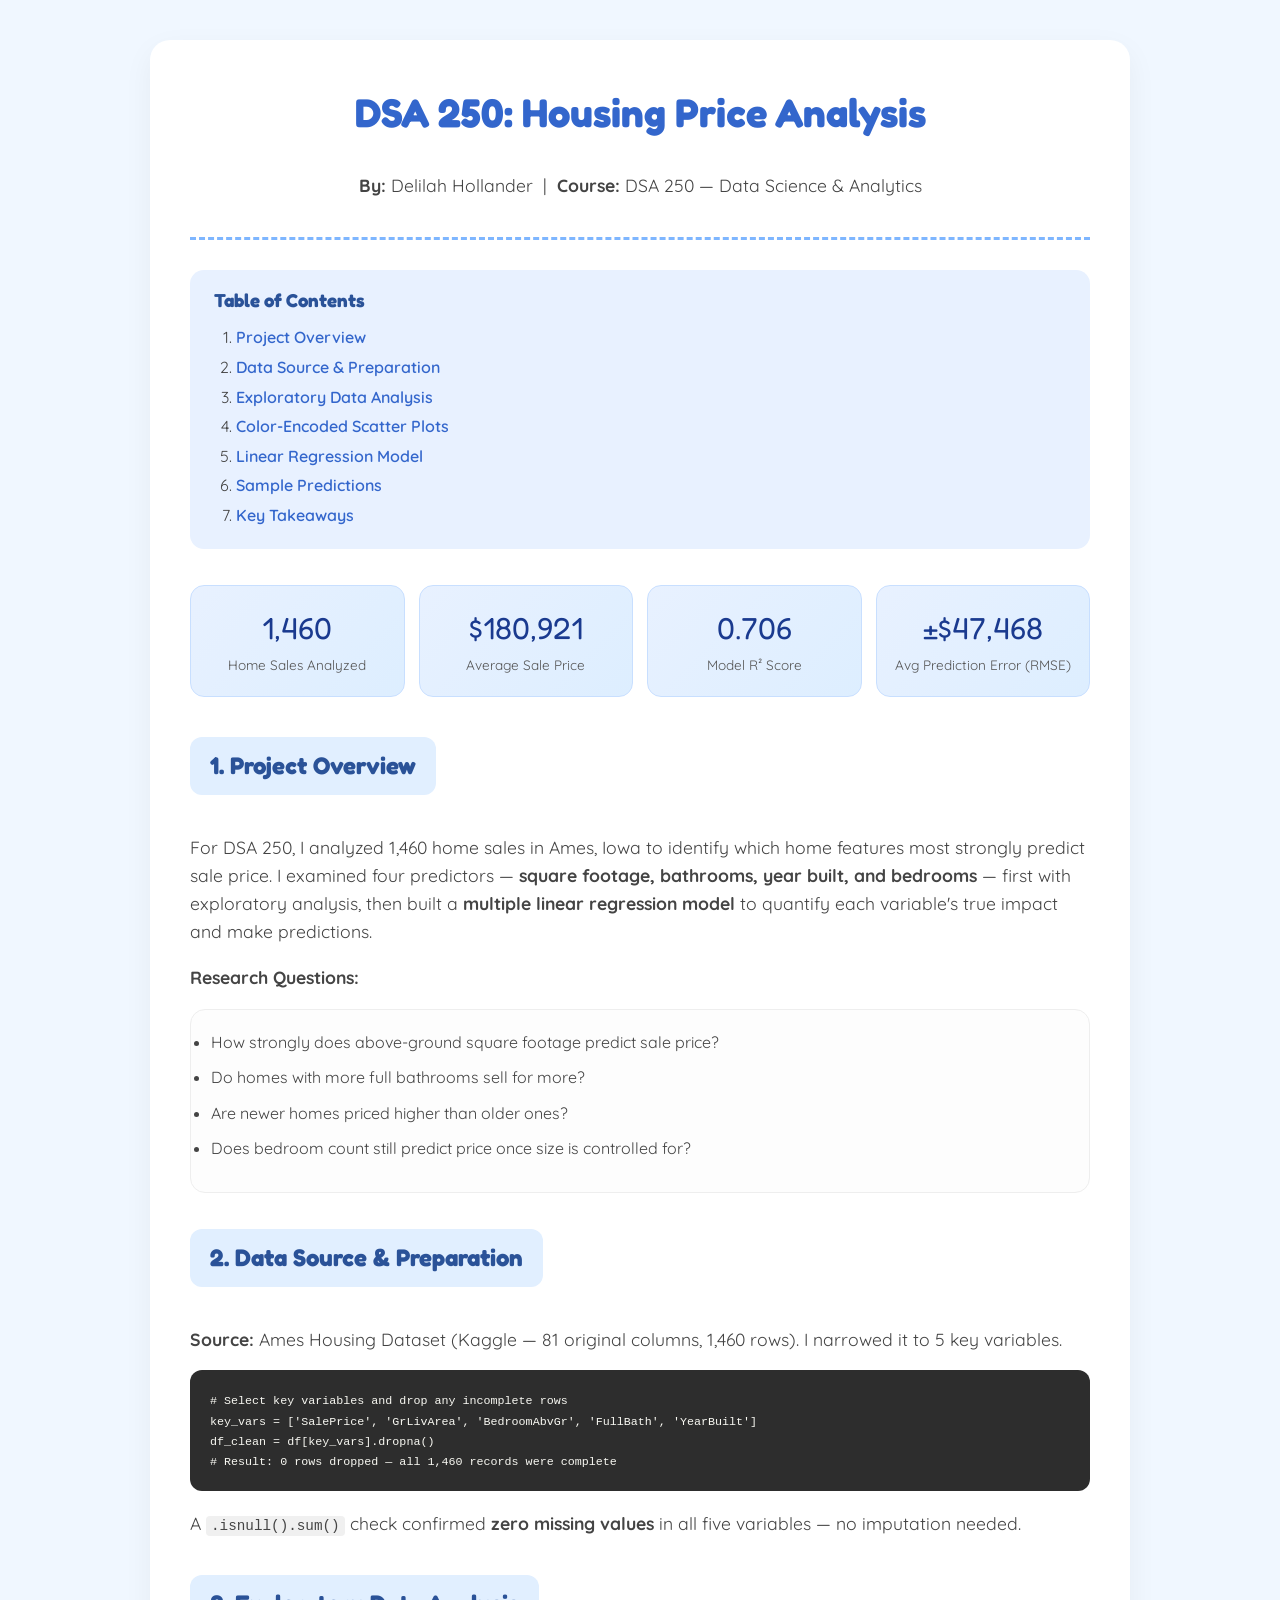
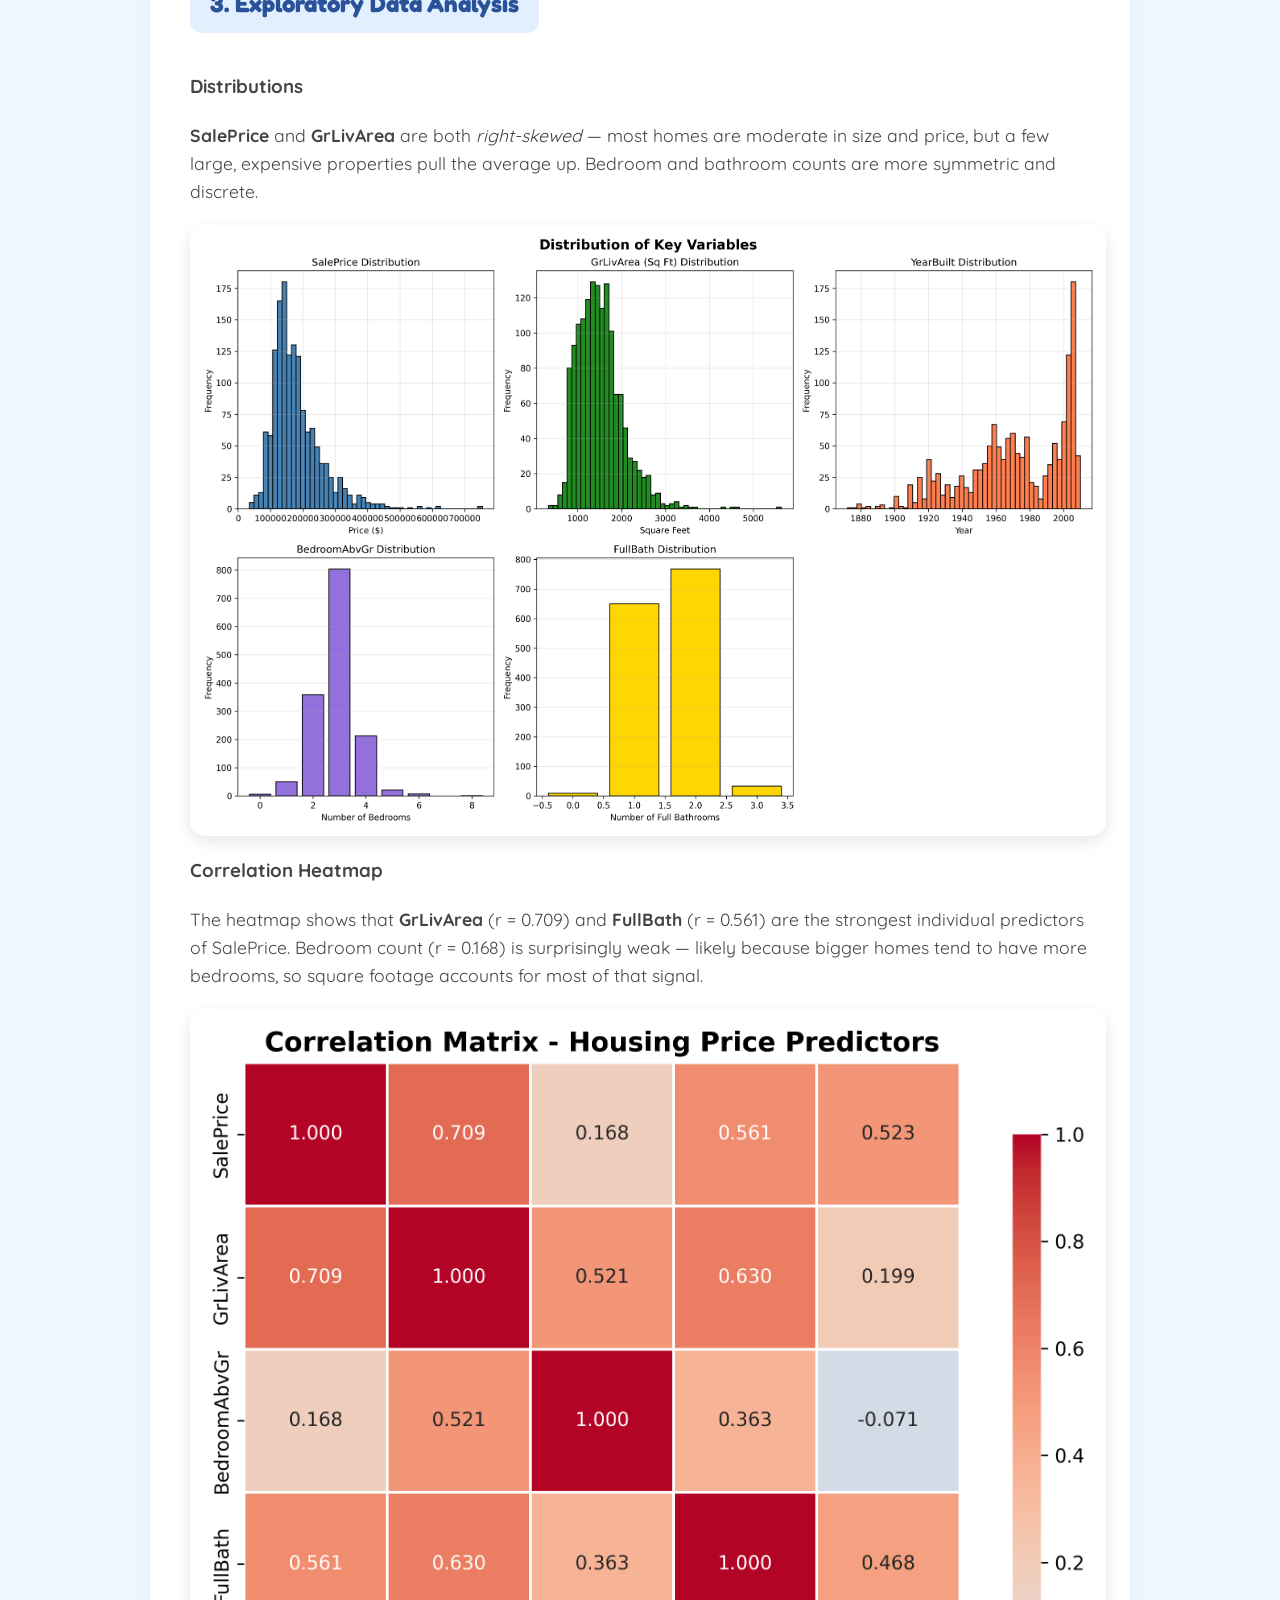
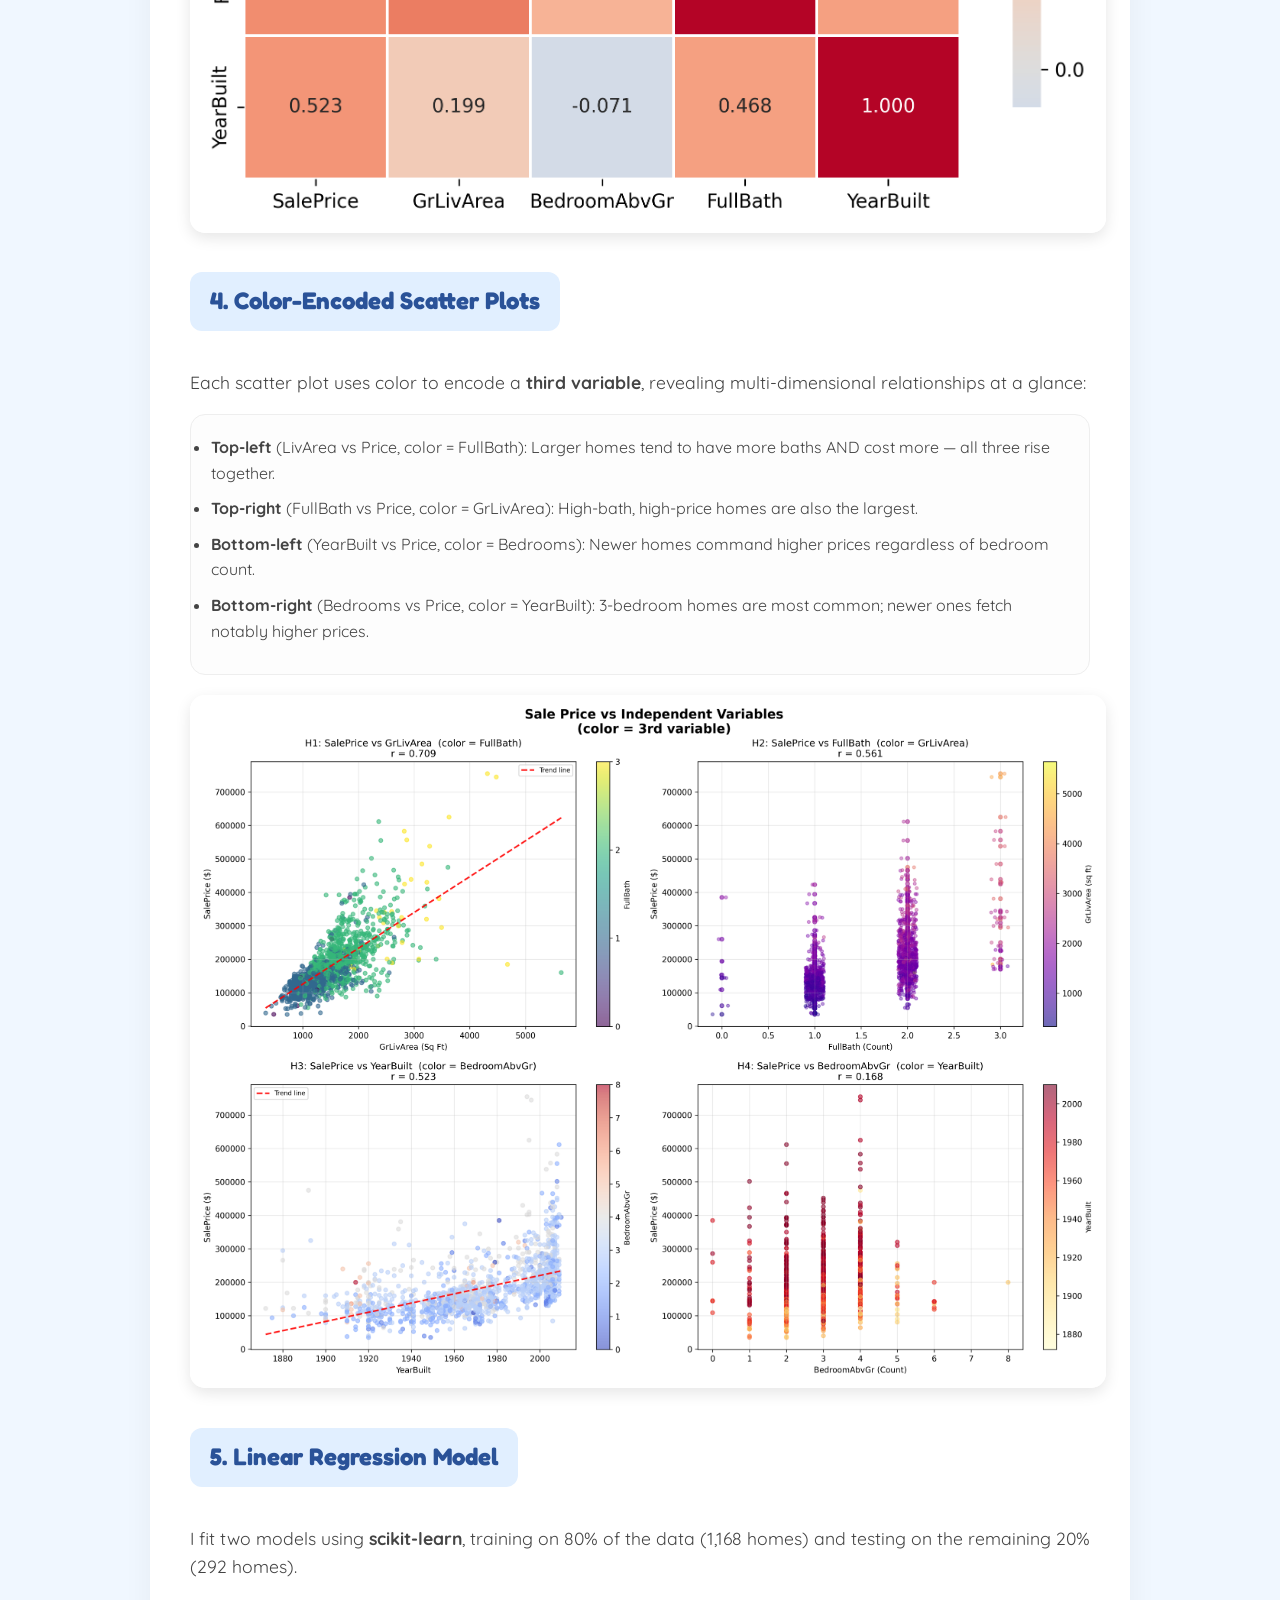
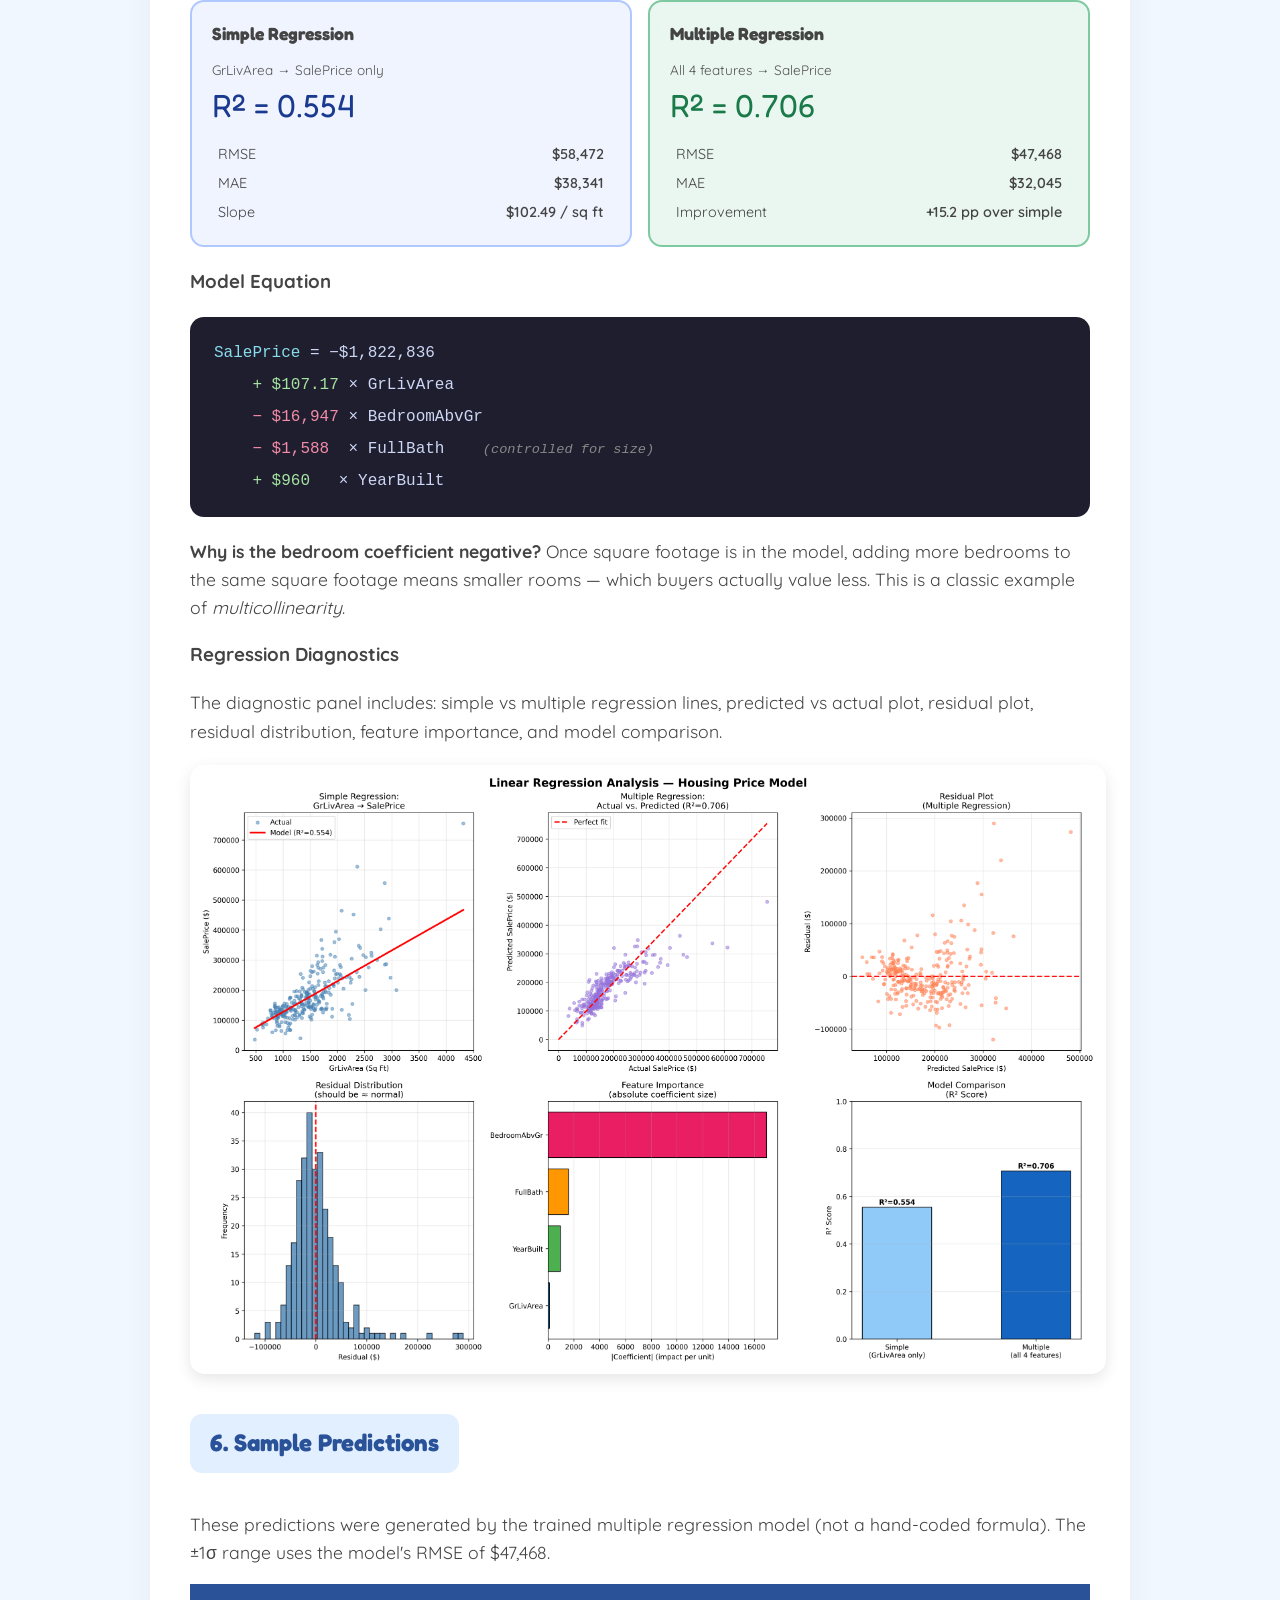
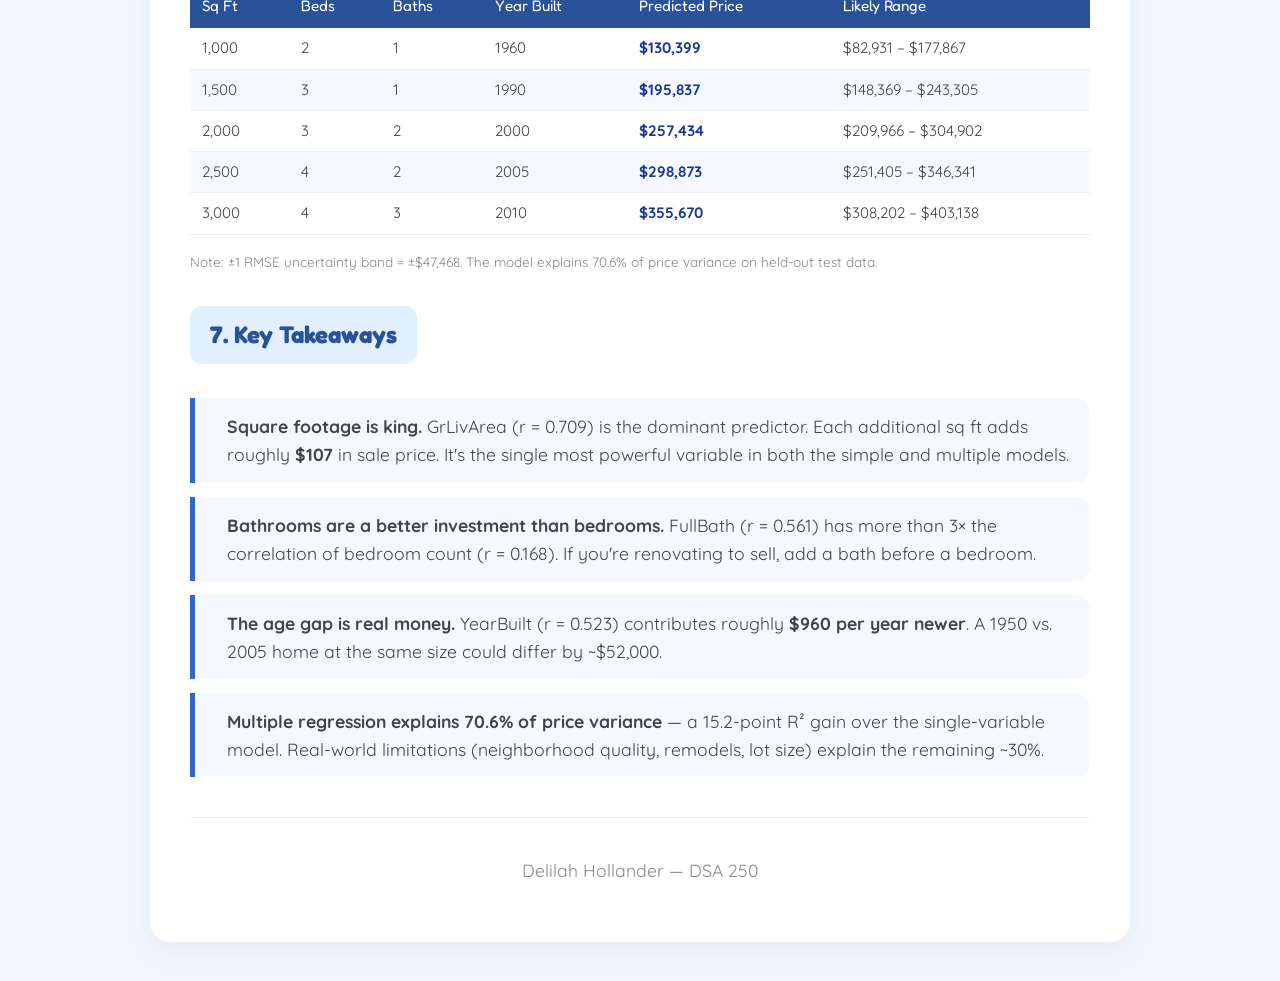
<file: dsa250-housing/index.html>
<!DOCTYPE html>
<html lang="en">
<head>
    <meta charset="UTF-8">
    <meta name="viewport" content="width=device-width, initial-scale=1.0">
    <title>DSA 250: Housing Price Analysis — Delilah Hollander</title>
    <meta name="description" content="Housing price analysis using linear regression on the Ames, Iowa dataset. DSA 250 project by Delilah Hollander.">
    <link rel="stylesheet" href="style.css">
    <style>
        /*  Nav  */
        .toc {
            background: #e8f1ff;
            border-radius: 14px;
            padding: 16px 24px;
            margin-bottom: 36px;
        }
        .toc h3 { margin: 0 0 10px; color: #2a5298; font-family: 'Fredoka', sans-serif; }
        .toc ol { margin: 0; padding-left: 22px; }
        .toc li { margin: 4px 0; }

        /*  Metric cards  */
        .metrics {
            display: grid;
            grid-template-columns: repeat(auto-fit, minmax(160px, 1fr));
            gap: 14px;
            margin: 20px 0;
        }
        .metric-card {
            background: linear-gradient(135deg, #e8f1ff, #ddeeff);
            border-radius: 14px;
            padding: 18px 14px;
            text-align: center;
            border: 1px solid #c8dfff;
        }
        .metric-card .val {
            font-family: 'Fredoka', sans-serif;
            font-size: 1.9em;
            color: #1a3a8f;
            display: block;
        }
        .metric-card .lbl {
            font-size: 0.85em;
            color: #555;
            margin-top: 4px;
        }

        /*  Model comparison  */
        .model-grid {
            display: grid;
            grid-template-columns: 1fr 1fr;
            gap: 16px;
            margin: 20px 0;
        }
        .model-box {
            border-radius: 14px;
            padding: 18px 20px;
        }
        .model-box.simple { background: #f0f4ff; border: 2px solid #b0c8ff; }
        .model-box.multi  { background: #eaf7f0; border: 2px solid #7fc9a0; }
        .model-box h4 { margin: 0 0 10px; font-family: 'Fredoka', sans-serif; font-size: 1.1em; }
        .model-box .model-r2 {
            font-family: 'Fredoka', sans-serif;
            font-size: 2em;
            color: #1a3a8f;
        }
        .model-box.multi .model-r2 { color: #1a7a4a; }
        .model-box table { width: 100%; border-collapse: collapse; font-size: 0.9em; margin-top: 8px; }
        .model-box td { padding: 3px 6px; }
        .model-box td:last-child { font-weight: 600; text-align: right; }

        /*  Equation box  */
        .equation {
            background: #1e1e2e;
            color: #cdd6f4;
            border-radius: 14px;
            padding: 20px 24px;
            font-family: 'Courier New', monospace;
            font-size: 1em;
            line-height: 2;
            margin: 20px 0;
        }
        .equation .pos { color: #a6e3a1; }
        .equation .neg { color: #f38ba8; }
        .equation .key { color: #89dceb; }

        /*  Prediction table  */
        table.pred {
            width: 100%;
            border-collapse: collapse;
            font-size: 0.95em;
            margin: 16px 0;
        }
        table.pred th {
            background: #2a5298;
            color: #fff;
            padding: 10px 12px;
            text-align: left;
            font-family: 'Fredoka', sans-serif;
            font-weight: 400;
        }
        table.pred td {
            padding: 8px 12px;
            border-bottom: 1px solid #eee;
        }
        table.pred tr:nth-child(even) td { background: #f5f8ff; }
        table.pred td.price {
            font-weight: 700;
            color: #1a3a8f;
        }

        /*  Findings callouts  */
        .finding {
            display: flex;
            align-items: flex-start;
            gap: 14px;
            background: #f5f9ff;
            border-left: 5px solid #3366cc;
            border-radius: 0 14px 14px 0;
            padding: 14px 18px;
            margin: 14px 0;
        }
        .finding .icon { font-size: 1.6em; flex-shrink: 0; }
        .finding p { margin: 0; }

        /*  Responsive  */
        @media (max-width: 600px) {
            .model-grid { grid-template-columns: 1fr; }
        }

        .badge {
            display: inline-block;
            background: #3366cc;
            color: #fff;
            border-radius: 8px;
            padding: 6px 16px;
            font-family: 'Fredoka', sans-serif;
            font-size: 1em;
            text-decoration: none;
            margin: 4px 4px 4px 0;
        }
        .badge:hover { background: #1a3a8f; text-decoration: none; }
    </style>
</head>
<body>
<div class="container">

    <!--  Header  -->
    <header>
        <h1> DSA 250: Housing Price Analysis</h1>
        <p><strong>By:</strong> Delilah Hollander &nbsp;|&nbsp; <strong>Course:</strong> DSA 250 — Data Science &amp; Analytics</p>

    </header>

    <!--  Table of Contents  -->
    <nav class="toc">
        <h3> Table of Contents</h3>
        <ol>
            <li><a href="#intro">Project Overview</a></li>
            <li><a href="#data">Data Source &amp; Preparation</a></li>
            <li><a href="#eda">Exploratory Data Analysis</a></li>
            <li><a href="#scatter">Color-Encoded Scatter Plots</a></li>
            <li><a href="#regression">Linear Regression Model</a></li>
            <li><a href="#predictions">Sample Predictions</a></li>
            <li><a href="#takeaways">Key Takeaways</a></li>
        </ol>
    </nav>

    <!--  Key Stats  -->
    <div class="metrics">
        <div class="metric-card">
            <span class="val">1,460</span>
            <span class="lbl">Home Sales Analyzed</span>
        </div>
        <div class="metric-card">
            <span class="val">$180,921</span>
            <span class="lbl">Average Sale Price</span>
        </div>
        <div class="metric-card">
            <span class="val">0.706</span>
            <span class="lbl">Model R² Score</span>
        </div>
        <div class="metric-card">
            <span class="val">±$47,468</span>
            <span class="lbl">Avg Prediction Error (RMSE)</span>
        </div>
    </div>

    <!--  1. Intro  -->
    <section id="intro">
        <h2>1. Project Overview</h2>
        <p>For DSA 250, I analyzed 1,460 home sales in Ames, Iowa to identify which home features most strongly predict sale price. I examined four predictors — <strong>square footage, bathrooms, year built, and bedrooms</strong> — first with exploratory analysis, then built a <strong>multiple linear regression model</strong> to quantify each variable's true impact and make predictions.</p>
        <p><strong>Research Questions:</strong></p>
        <ul>
            <li>How strongly does above-ground square footage predict sale price?</li>
            <li>Do homes with more full bathrooms sell for more?</li>
            <li>Are newer homes priced higher than older ones?</li>
            <li>Does bedroom count still predict price once size is controlled for?</li>
        </ul>
    </section>

    <!--  2. Data  -->
    <section id="data">
        <h2>2. Data Source &amp; Preparation</h2>
        <p><strong>Source:</strong> Ames Housing Dataset (Kaggle — 81 original columns, 1,460 rows). I narrowed it to 5 key variables.</p>
        <pre><code># Select key variables and drop any incomplete rows
key_vars = ['SalePrice', 'GrLivArea', 'BedroomAbvGr', 'FullBath', 'YearBuilt']
df_clean = df[key_vars].dropna()
# Result: 0 rows dropped — all 1,460 records were complete</code></pre>
        <p>A <code>.isnull().sum()</code> check confirmed <strong>zero missing values</strong> in all five variables — no imputation needed.</p>
    </section>

    <!--  3. EDA  -->
    <section id="eda">
        <h2>3. Exploratory Data Analysis</h2>

        <h3>Distributions</h3>
        <p><strong>SalePrice</strong> and <strong>GrLivArea</strong> are both <em>right-skewed</em> — most homes are moderate in size and price, but a few large, expensive properties pull the average up. Bedroom and bathroom counts are more symmetric and discrete.</p>
        <img src="01_distributions.png" alt="Distribution Plots for Key Variables" class="project-img">

        <h3>Correlation Heatmap</h3>
        <p>The heatmap shows that <strong>GrLivArea</strong> (r = 0.709) and <strong>FullBath</strong> (r = 0.561) are the strongest individual predictors of SalePrice. Bedroom count (r = 0.168) is surprisingly weak — likely because bigger homes tend to have more bedrooms, so square footage accounts for most of that signal.</p>
        <img src="02_correlation_matrix.png" alt="Correlation Heatmap" class="project-img">
    </section>

    <!--  4. Scatter Plots  -->
    <section id="scatter">
        <h2>4. Color-Encoded Scatter Plots</h2>
        <p>Each scatter plot uses color to encode a <strong>third variable</strong>, revealing multi-dimensional relationships at a glance:</p>
        <ul>
            <li><strong>Top-left</strong> (LivArea vs Price, color = FullBath): Larger homes tend to have more baths AND cost more — all three rise together.</li>
            <li><strong>Top-right</strong> (FullBath vs Price, color = GrLivArea): High-bath, high-price homes are also the largest.</li>
            <li><strong>Bottom-left</strong> (YearBuilt vs Price, color = Bedrooms): Newer homes command higher prices regardless of bedroom count.</li>
            <li><strong>Bottom-right</strong> (Bedrooms vs Price, color = YearBuilt): 3-bedroom homes are most common; newer ones fetch notably higher prices.</li>
        </ul>
        <img src="03_scatterplots.png" alt="Color-Encoded Scatter Plots" class="project-img">
    </section>

    <!--  5. Regression  -->
    <section id="regression">
        <h2>5. Linear Regression Model</h2>
        <p>I fit two models using <strong>scikit-learn</strong>, training on 80% of the data (1,168 homes) and testing on the remaining 20% (292 homes).</p>

        <div class="model-grid">
            <div class="model-box simple">
                <h4> Simple Regression</h4>
                <p style="margin:0;font-size:0.85em;color:#555;">GrLivArea → SalePrice only</p>
                <div class="model-r2">R² = 0.554</div>
                <table>
                    <tr><td>RMSE</td><td>$58,472</td></tr>
                    <tr><td>MAE</td><td>$38,341</td></tr>
                    <tr><td>Slope</td><td>$102.49 / sq ft</td></tr>
                </table>
            </div>
            <div class="model-box multi">
                <h4> Multiple Regression</h4>
                <p style="margin:0;font-size:0.85em;color:#555;">All 4 features → SalePrice</p>
                <div class="model-r2">R² = 0.706</div>
                <table>
                    <tr><td>RMSE</td><td>$47,468</td></tr>
                    <tr><td>MAE</td><td>$32,045</td></tr>
                    <tr><td>Improvement</td><td>+15.2 pp over simple</td></tr>
                </table>
            </div>
        </div>

        <h3>Model Equation</h3>
        <div class="equation">
            <span class="key">SalePrice</span> = −$1,822,836<br>
            &nbsp;&nbsp;&nbsp;&nbsp;<span class="pos">+ $107.17</span> × GrLivArea<br>
            &nbsp;&nbsp;&nbsp;&nbsp;<span class="neg">− $16,947</span> × BedroomAbvGr<br>
            &nbsp;&nbsp;&nbsp;&nbsp;<span class="neg">− $1,588</span> &nbsp;× FullBath&nbsp;&nbsp;&nbsp;&nbsp;<em style="color:#888;font-size:0.85em;">(controlled for size)</em><br>
            &nbsp;&nbsp;&nbsp;&nbsp;<span class="pos">+ $960</span> &nbsp;&nbsp;× YearBuilt
        </div>
        <p><strong>Why is the bedroom coefficient negative?</strong> Once square footage is in the model, adding more bedrooms to the same square footage means smaller rooms — which buyers actually value less. This is a classic example of <em>multicollinearity</em>.</p>

        <h3>Regression Diagnostics</h3>
        <p>The diagnostic panel includes: simple vs multiple regression lines, predicted vs actual plot, residual plot, residual distribution, feature importance, and model comparison.</p>
        <img src="04_regression_analysis.png" alt="Regression Diagnostics Panel" class="project-img">
    </section>

    <!--  6. Predictions  -->
    <section id="predictions">
        <h2>6. Sample Predictions</h2>
        <p>These predictions were generated by the trained multiple regression model (not a hand-coded formula). The ±1σ range uses the model's RMSE of $47,468.</p>

        <table class="pred">
            <thead>
                <tr>
                    <th>Sq Ft</th>
                    <th>Beds</th>
                    <th>Baths</th>
                    <th>Year Built</th>
                    <th>Predicted Price</th>
                    <th>Likely Range</th>
                </tr>
            </thead>
            <tbody>
                <tr>
                    <td>1,000</td><td>2</td><td>1</td><td>1960</td>
                    <td class="price">$130,399</td>
                    <td>$82,931 – $177,867</td>
                </tr>
                <tr>
                    <td>1,500</td><td>3</td><td>1</td><td>1990</td>
                    <td class="price">$195,837</td>
                    <td>$148,369 – $243,305</td>
                </tr>
                <tr>
                    <td>2,000</td><td>3</td><td>2</td><td>2000</td>
                    <td class="price">$257,434</td>
                    <td>$209,966 – $304,902</td>
                </tr>
                <tr>
                    <td>2,500</td><td>4</td><td>2</td><td>2005</td>
                    <td class="price">$298,873</td>
                    <td>$251,405 – $346,341</td>
                </tr>
                <tr>
                    <td>3,000</td><td>4</td><td>3</td><td>2010</td>
                    <td class="price">$355,670</td>
                    <td>$308,202 – $403,138</td>
                </tr>
            </tbody>
        </table>
        <p style="font-size:0.85em;color:#888;">Note: ±1 RMSE uncertainty band = ±$47,468. The model explains 70.6% of price variance on held-out test data.</p>
    </section>

    <!--  7. Takeaways  -->
    <section id="takeaways">
        <h2>7. Key Takeaways</h2>

        <div class="finding">
            <span class="icon"></span>
            <p><strong>Square footage is king.</strong> GrLivArea (r = 0.709) is the dominant predictor. Each additional sq ft adds roughly <strong>$107</strong> in sale price. It's the single most powerful variable in both the simple and multiple models.</p>
        </div>

        <div class="finding">
            <span class="icon"></span>
            <p><strong>Bathrooms are a better investment than bedrooms.</strong> FullBath (r = 0.561) has more than 3× the correlation of bedroom count (r = 0.168). If you're renovating to sell, add a bath before a bedroom.</p>
        </div>

        <div class="finding">
            <span class="icon"></span>
            <p><strong>The age gap is real money.</strong> YearBuilt (r = 0.523) contributes roughly <strong>$960 per year newer</strong>. A 1950 vs. 2005 home at the same size could differ by ~$52,000.</p>
        </div>

        <div class="finding">
            <span class="icon"></span>
            <p><strong>Multiple regression explains 70.6% of price variance</strong> — a 15.2-point R² gain over the single-variable model. Real-world limitations (neighborhood quality, remodels, lot size) explain the remaining ~30%.</p>
        </div>
    </section>

    <footer>
        <p>Delilah Hollander &mdash; DSA 250</p>
    </footer>

</div>
</body>
</html>
</file>
<file: dsa250-housing/style.css>
@import url('https://fonts.googleapis.com/css2?family=Fredoka:wght@300..700&family=Quicksand:wght@300..700&display=swap');

body {
    font-family: 'Quicksand', sans-serif;
    line-height: 1.6;
    color: #444;
    background-color: #f0f7ff;
    margin: 0;
    padding: 40px 20px;
}

.container {
    max-width: 900px;
    margin: auto;
    background: #fff;
    padding: 40px;
    border-radius: 20px;
    box-shadow: 0 10px 30px rgba(0,0,0,0.05);
}

header {
    text-align: center;
    border-bottom: 3px dashed #7eb6ff;
    margin-bottom: 30px;
    padding-bottom: 20px;
}

h1 {
    font-family: 'Fredoka', sans-serif;
    color: #3366cc;
    margin-top: 0;
    font-size: 2.5em;
}

p {
    font-size: 1.1em;
}

h2 {
    font-family: 'Fredoka', sans-serif;
    color: #2a5298;
    background: #e1efff;
    padding: 10px 20px;
    border-radius: 12px;
    display: inline-block;
}

.project-img {
    max-width: 100%;
    height: auto;
    border: 8px solid #fff;
    border-radius: 15px;
    box-shadow: 0 5px 15px rgba(0,0,0,0.1);
    margin: 20px 0;
    display: block;
}

footer {
    margin-top: 40px;
    text-align: center;
    font-size: 1em;
    color: #888;
    border-top: 1px solid #efefef;
    padding-top: 20px;
}

ul {
    padding-left: 20px;
    background: #fdfdfd;
    padding: 20px;
    border-radius: 15px;
    border: 1px solid #eee;
}

pre {
    background: #2d2d2d;
    color: #f8f8f2;
    padding: 20px;
    border-radius: 12px;
    overflow-x: auto;
    font-family: 'Courier New', Courier, monospace;
    font-size: 0.9em;
    line-height: 1.4;
}

code {
    background: #f0f0f0;
    padding: 2px 5px;
    border-radius: 4px;
    font-family: monospace;
}

pre code {
    background: transparent;
    padding: 0;
}

li {
    margin-bottom: 10px;
}

a {
    color: #3366cc;
    font-weight: 600;
    text-decoration: none;
}

a:hover {
    text-decoration: underline;
}
</file>
